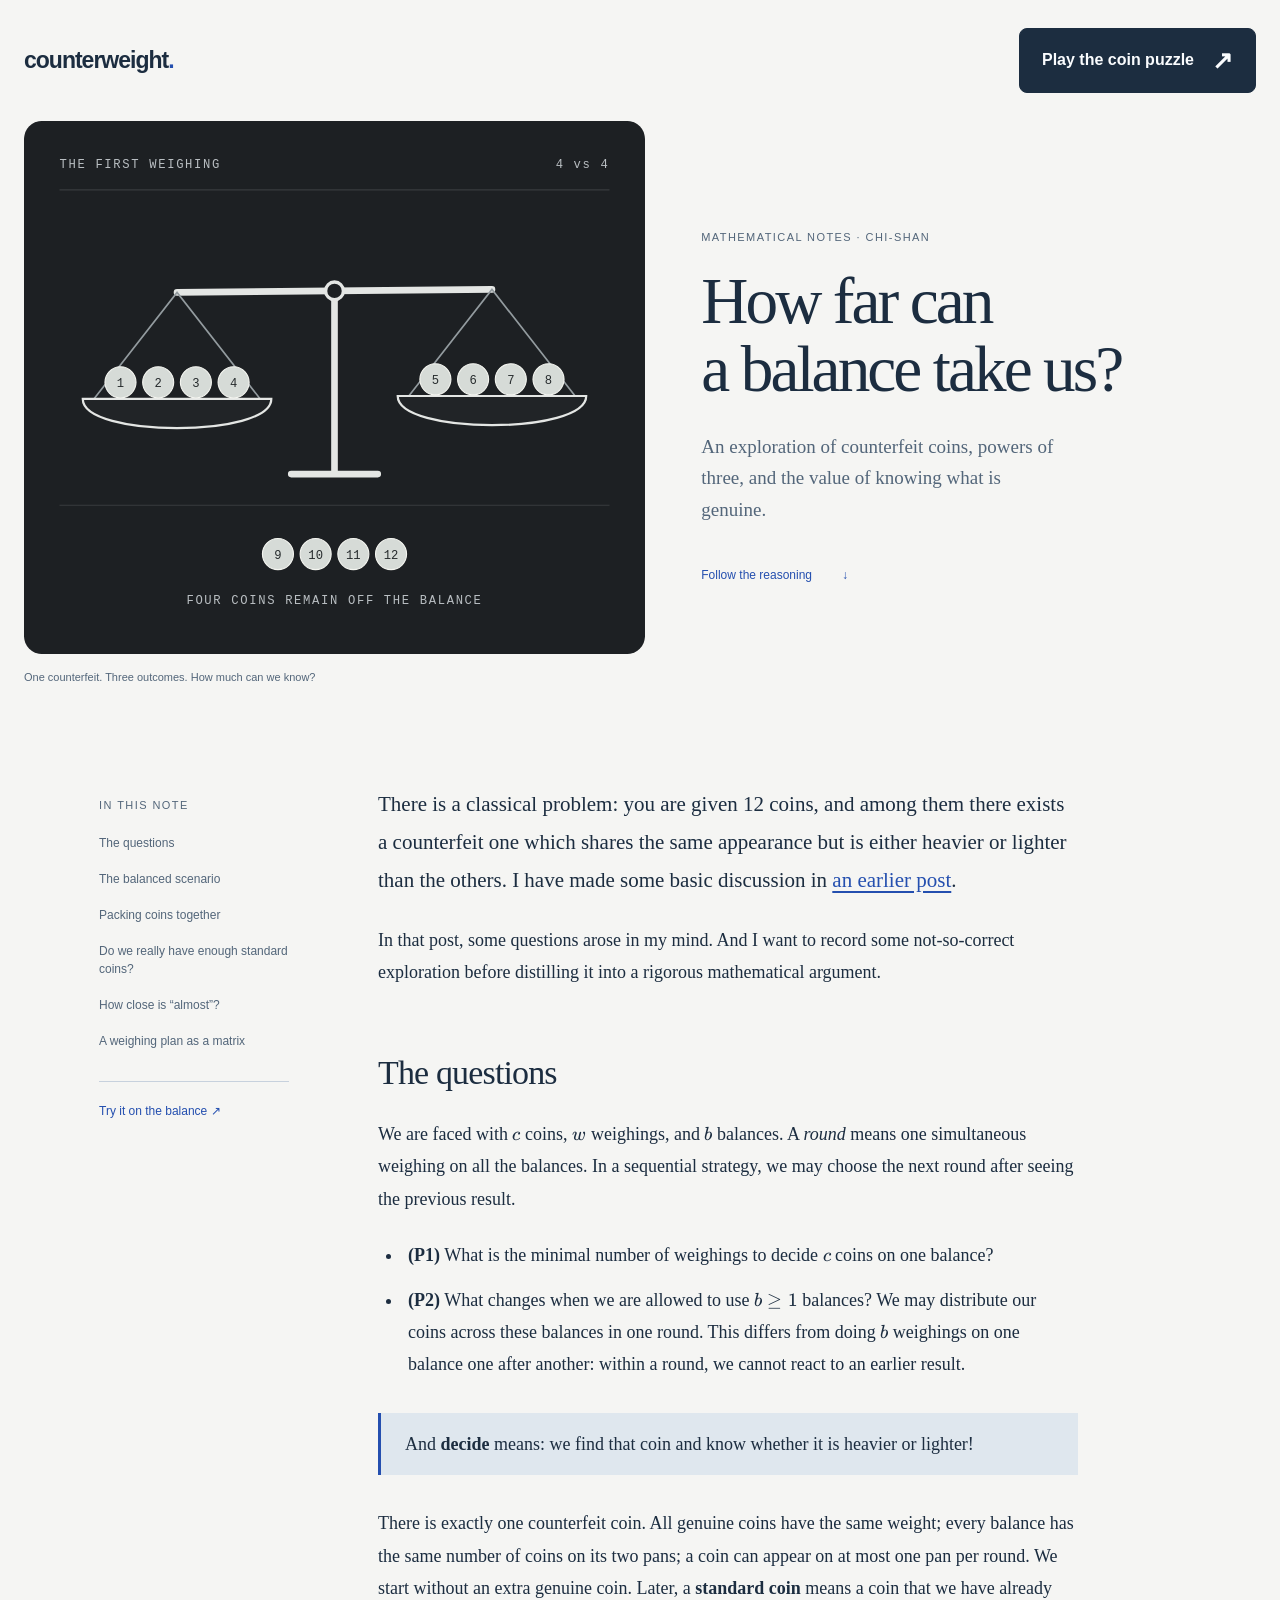
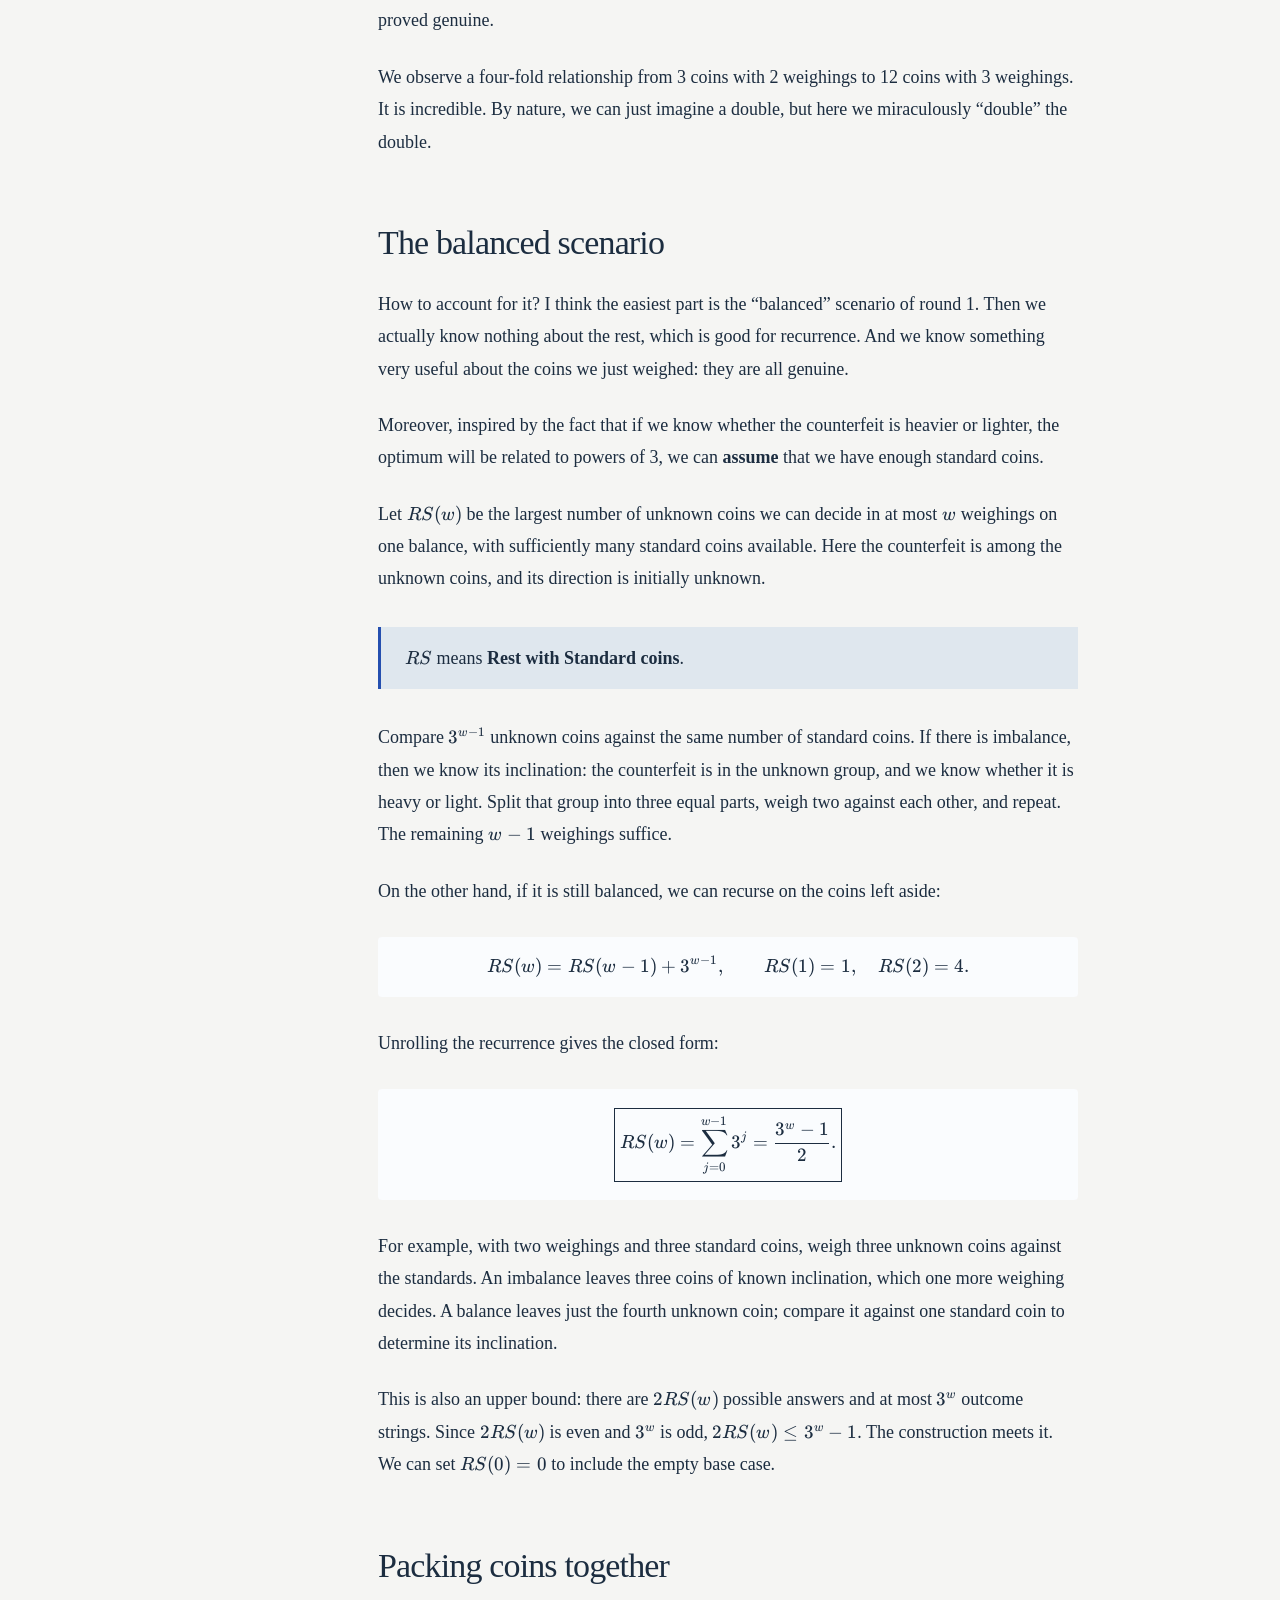
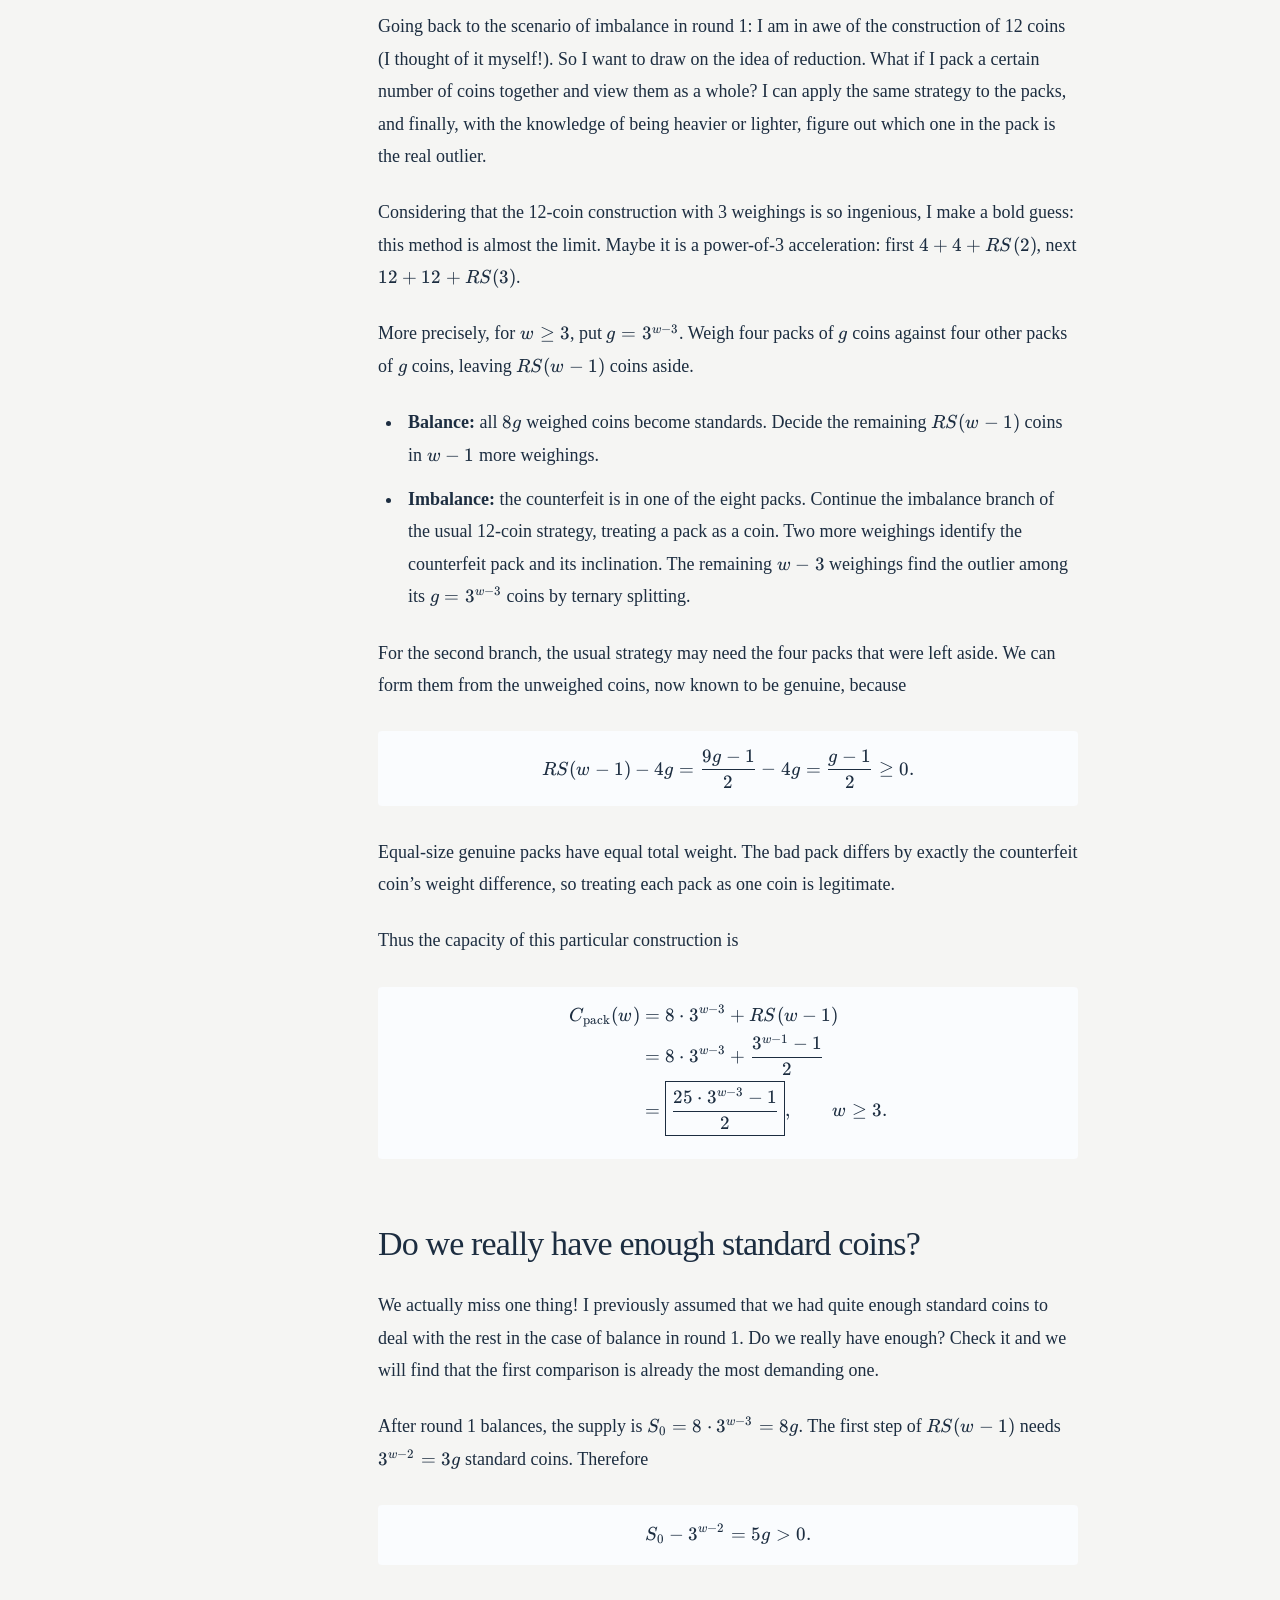
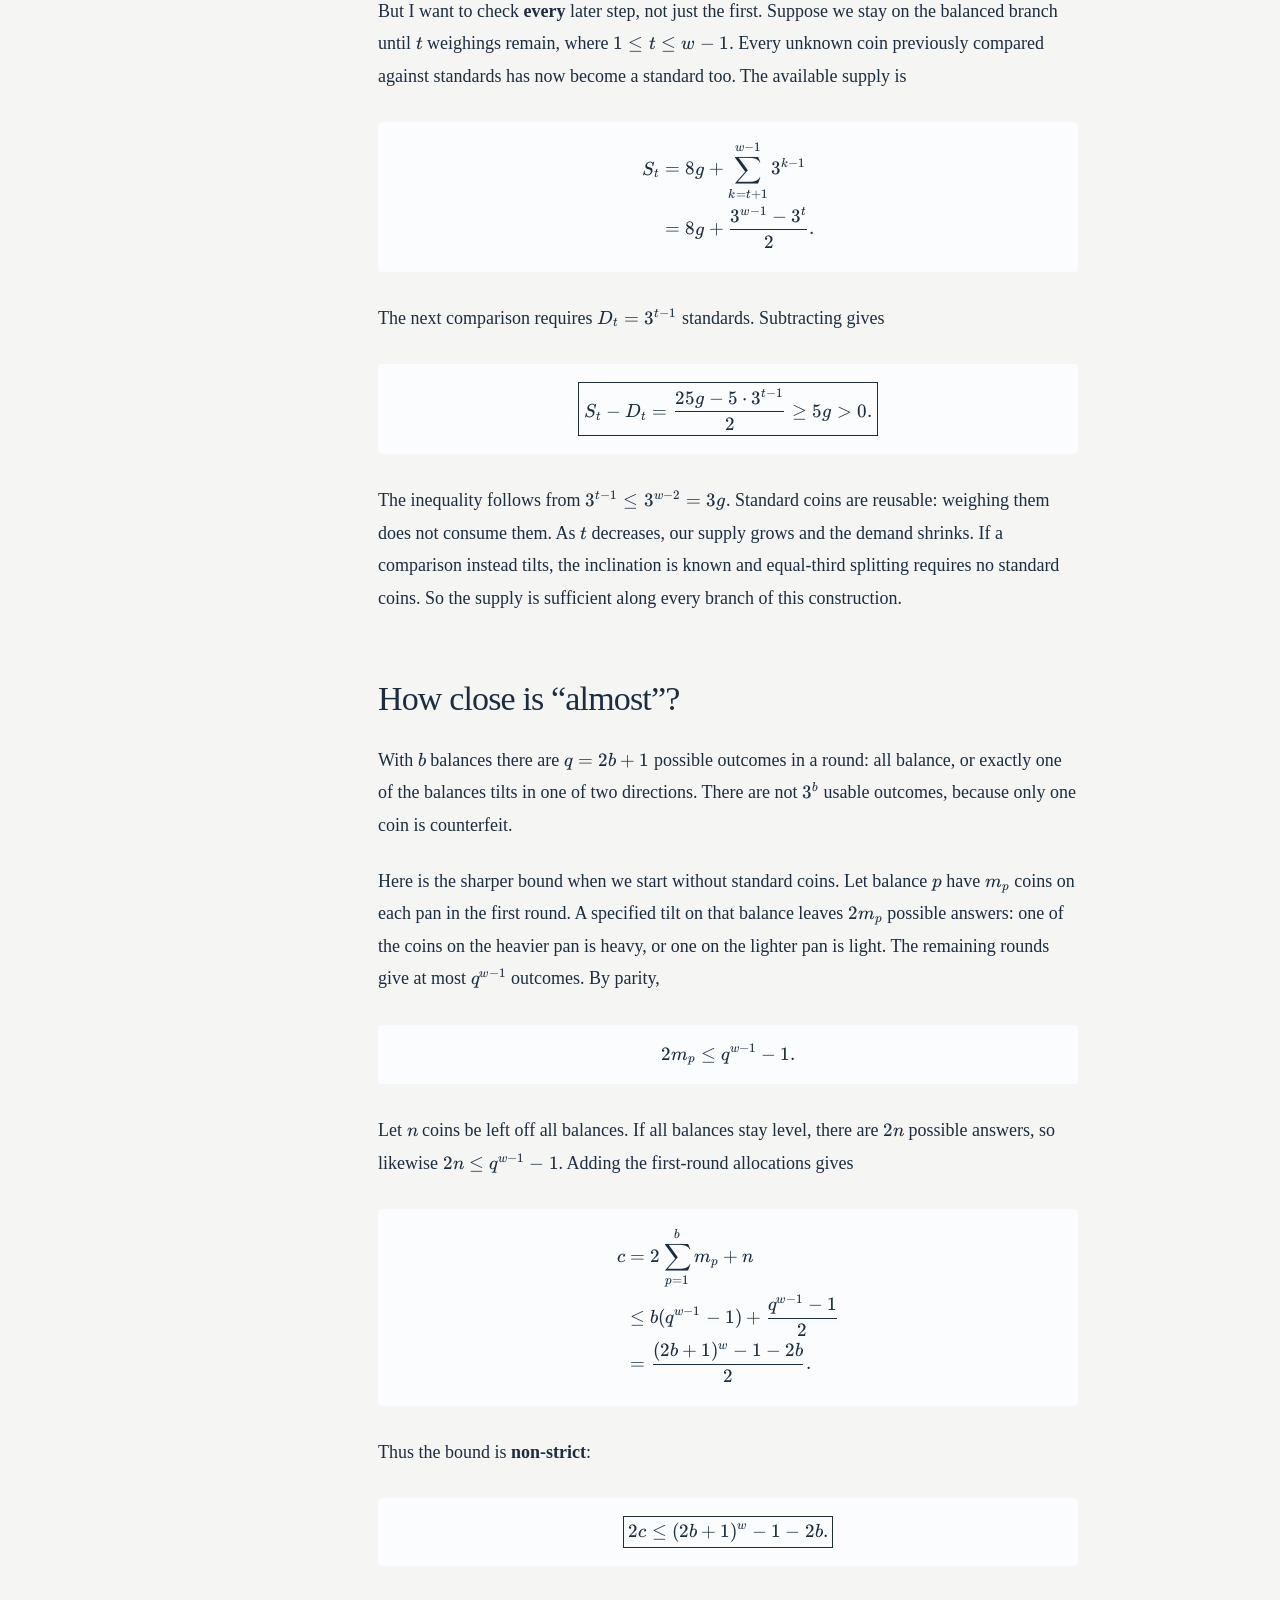
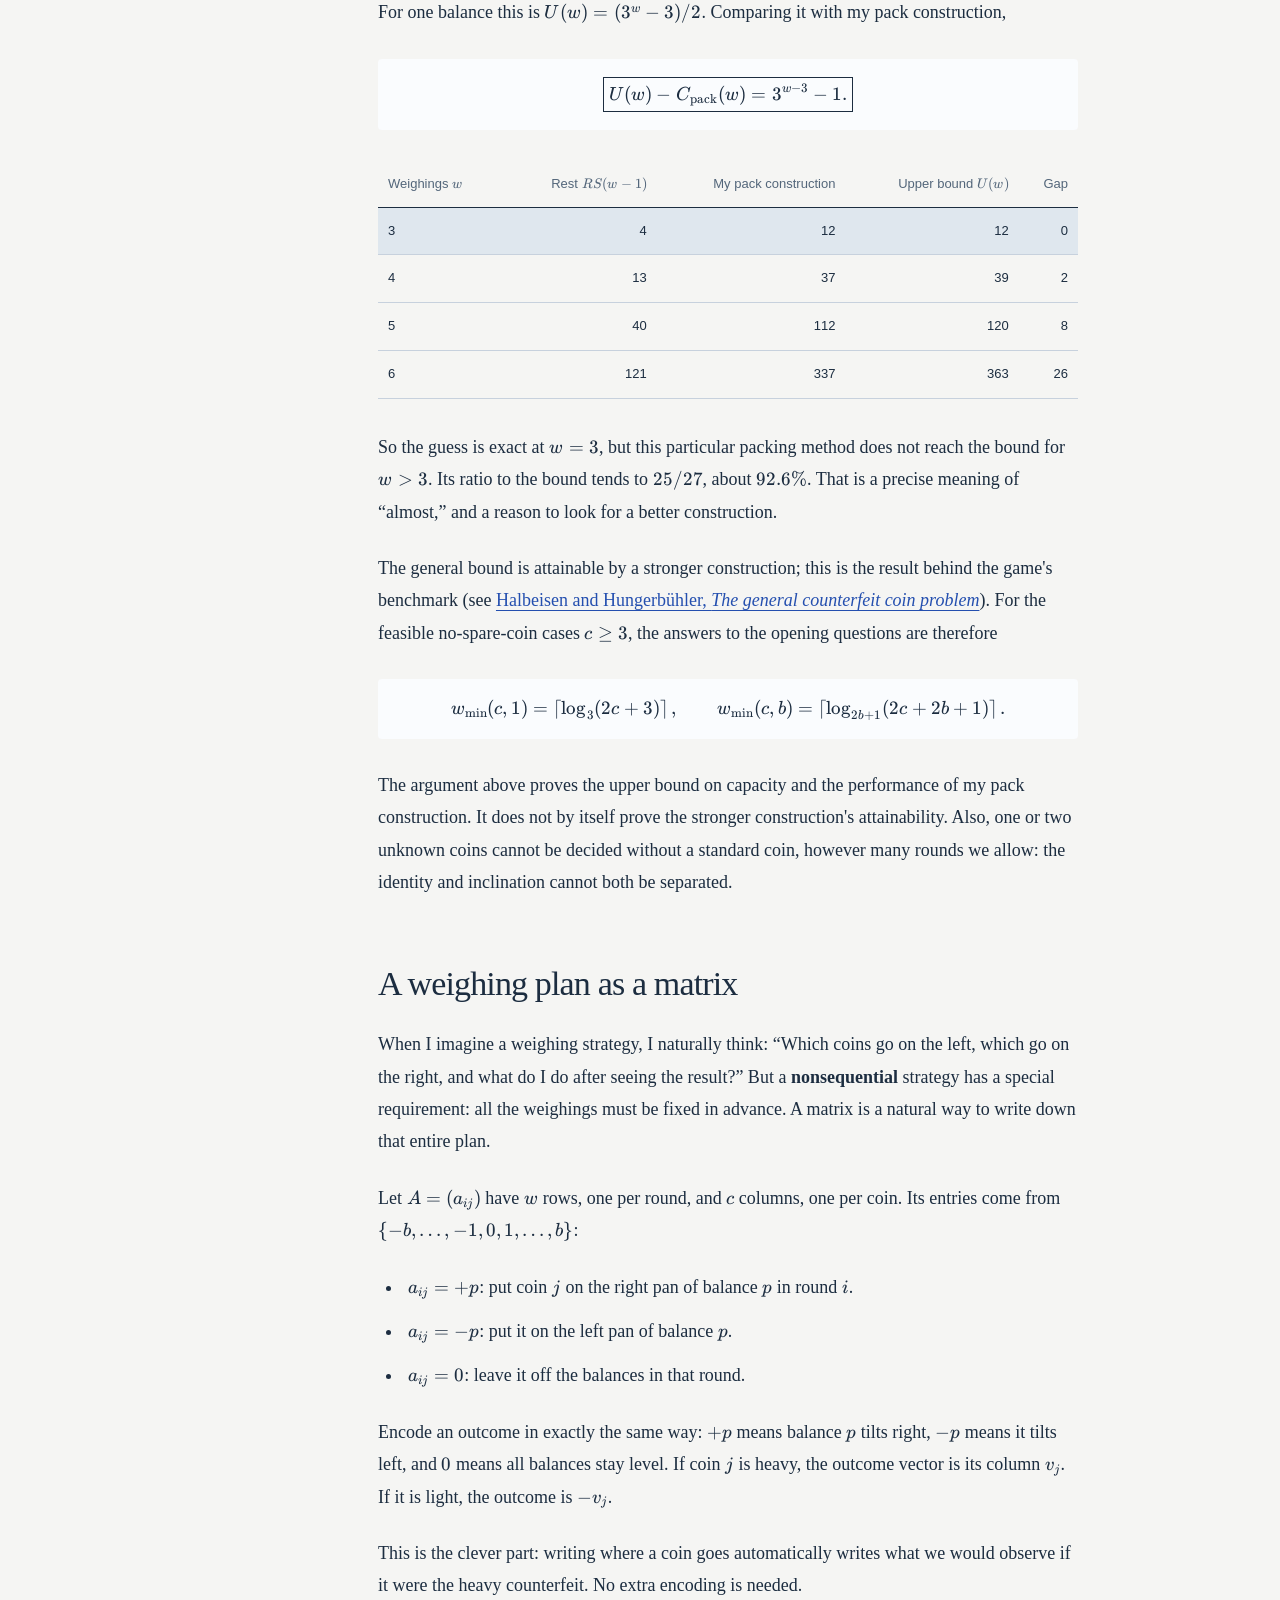
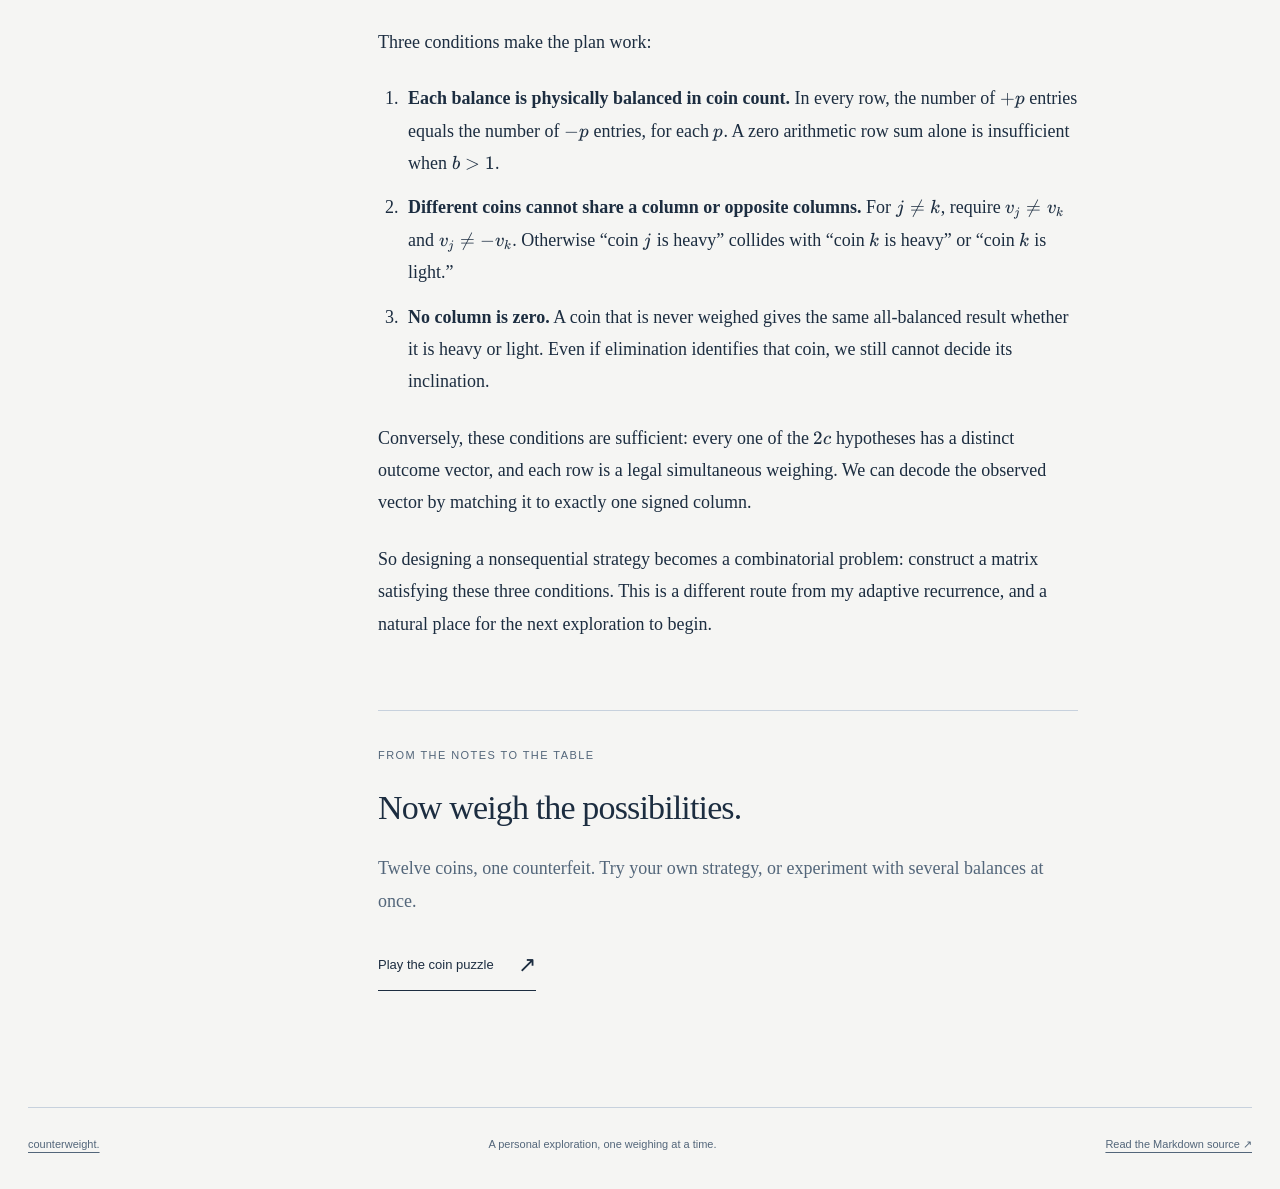
<file: index.html>
<!doctype html>
<html lang="en">
<head>
<meta charset="utf-8">
<meta name="viewport" content="width=device-width,initial-scale=1">
<meta name="description" content="Notes on the counterfeit coin problem: a recurrence, a packing construction, and why we always have enough genuine coins.">
<meta name="theme-color" content="#f5f5f3">
<meta property="og:title" content="How far can a balance take us?">
<meta property="og:description" content="An exploration of counterfeit coins, powers of three, and the value of knowing what is genuine.">
<meta property="og:type" content="article">
<meta property="og:image" content="https://chi-shan0707.github.io/Counterfeit-Coin-Problem/assets/balance-cover.png">
<title>How far can a balance take us? — Counterweight</title>
<link rel="stylesheet" href="assets/post.css">
<link rel="stylesheet" href="assets/katex/katex.min.css">
<script defer src="assets/katex/katex.min.js"></script>
<script defer src="assets/katex/auto-render.min.js"></script>
<script defer src="assets/post.js"></script>
</head>
<body>
<a class="skip" href="#article">Skip to the article</a>
<header class="site-header"><a class="wordmark" href="./">counterweight<span class="wordmark-dot">.</span></a><a class="game-link" href="game/">Play the coin puzzle <span aria-hidden="true">↗</span></a></header>
<main>
<article id="article">
<div class="opening">
<figure class="cover"><img src="assets/balance-diagram.svg" width="560" height="480" alt="A silver 2D balance: four numbered coins on each level pan, with four coins off the balance." fetchpriority="high"><figcaption>One counterfeit. Three outcomes. How much can we know?</figcaption></figure>
<div class="title-block"><p class="eyebrow">Mathematical notes · Chi-Shan</p><h1>How far can <br>a balance take us?</h1><p class="deck">An exploration of counterfeit coins, powers of three, and the value of knowing what is genuine.</p><a class="start-reading" href="#the-questions">Follow the reasoning <span aria-hidden="true">↓</span></a></div>
</div>
<div class="reading-layout">
<aside class="contents"><nav aria-label="Article contents"><p class="eyebrow">In this note</p><a href="#the-questions">The questions</a><a href="#the-balanced-scenario">The balanced scenario</a><a href="#packing-coins-together">Packing coins together</a><a href="#do-we-really-have-enough-standard-coins">Do we really have enough standard coins?</a><a href="#how-close-is-almost">How close is “almost”?</a><a href="#a-weighing-plan-as-a-matrix">A weighing plan as a matrix</a><a class="aside-game" href="game/">Try it on the balance ↗</a></nav></aside>
<div class="prose">
<p>There is a classical problem: you are given 12 coins, and among them there exists a counterfeit one which shares the same appearance but is either heavier or lighter than the others. I have made some basic discussion in <a href="https://chi-shan0707.github.io/musings/balancescale-and-ball/">an earlier post</a>.</p>
<p>In that post, some questions arose in my mind. And I want to record some not-so-correct exploration before distilling it into a rigorous mathematical argument.</p>
<h2 id="the-questions">The questions</h2>
<p>We are faced with $c$ coins, $w$ weighings, and $b$ balances. A <em>round</em> means one simultaneous weighing on all the balances. In a sequential strategy, we may choose the next round after seeing the previous result.</p>
<ul>
<li><strong>(P1)</strong> What is the minimal number of weighings to decide $c$ coins on one balance?</li>
<li><strong>(P2)</strong> What changes when we are allowed to use $b\geq1$ balances? We may distribute our coins across these balances in one round. This differs from doing $b$ weighings on one balance one after another: within a round, we cannot react to an earlier result.</li>
</ul>
<blockquote>
<p>And <strong>decide</strong> means: we find that coin and know whether it is heavier or lighter!</p>
</blockquote>
<p>There is exactly one counterfeit coin. All genuine coins have the same weight; every balance has the same number of coins on its two pans; a coin can appear on at most one pan per round. We start without an extra genuine coin. Later, a <strong>standard coin</strong> means a coin that we have already proved genuine.</p>
<p>We observe a four-fold relationship from 3 coins with 2 weighings to 12 coins with 3 weighings. It is incredible. By nature, we can just imagine a double, but here we miraculously “double” the double.</p>
<h2 id="the-balanced-scenario">The balanced scenario</h2>
<p>How to account for it? I think the easiest part is the “balanced” scenario of round 1. Then we actually know nothing about the rest, which is good for recurrence. And we know something very useful about the coins we just weighed: they are all genuine.</p>
<p>Moreover, inspired by the fact that if we know whether the counterfeit is heavier or lighter, the optimum will be related to powers of 3, we can <strong>assume</strong> that we have enough standard coins.</p>
<p>Let $RS(w)$ be the largest number of unknown coins we can decide in at most $w$ weighings on one balance, with sufficiently many standard coins available. Here the counterfeit is among the unknown coins, and its direction is initially unknown.</p>
<blockquote>
<p>$RS$ means <strong>Rest with Standard coins</strong>.</p>
</blockquote>
<p>Compare $3^{w-1}$ unknown coins against the same number of standard coins. If there is imbalance, then we know its inclination: the counterfeit is in the unknown group, and we know whether it is heavy or light. Split that group into three equal parts, weigh two against each other, and repeat. The remaining $w-1$ weighings suffice.</p>
<p>On the other hand, if it is still balanced, we can recurse on the coins left aside:</p>
<p>$$RS(w)=RS(w-1)+3^{w-1},\qquad RS(1)=1,\quad RS(2)=4.$$</p>
<p>Unrolling the recurrence gives the closed form:</p>
<p>$$\boxed{RS(w)=\sum_{j=0}^{w-1}3^j=\frac{3^w-1}{2}.}$$</p>
<p>For example, with two weighings and three standard coins, weigh three unknown coins against the standards. An imbalance leaves three coins of known inclination, which one more weighing decides. A balance leaves just the fourth unknown coin; compare it against one standard coin to determine its inclination.</p>
<p>This is also an upper bound: there are $2RS(w)$ possible answers and at most $3^w$ outcome strings. Since $2RS(w)$ is even and $3^w$ is odd, $2RS(w)\leq3^w-1$. The construction meets it. We can set $RS(0)=0$ to include the empty base case.</p>
<h2 id="packing-coins-together">Packing coins together</h2>
<p>Going back to the scenario of imbalance in round 1: I am in awe of the construction of 12 coins (I thought of it myself!). So I want to draw on the idea of reduction. What if I pack a certain number of coins together and view them as a whole? I can apply the same strategy to the packs, and finally, with the knowledge of being heavier or lighter, figure out which one in the pack is the real outlier.</p>
<p>Considering that the 12-coin construction with 3 weighings is so ingenious, I make a bold guess: this method is almost the limit. Maybe it is a power-of-3 acceleration: first $4+4+RS(2)$, next $12+12+RS(3)$.</p>
<p>More precisely, for $w\geq3$, put $g=3^{w-3}$. Weigh four packs of $g$ coins against four other packs of $g$ coins, leaving $RS(w-1)$ coins aside.</p>
<ul>
<li><strong>Balance:</strong> all $8g$ weighed coins become standards. Decide the remaining $RS(w-1)$ coins in $w-1$ more weighings.</li>
<li><strong>Imbalance:</strong> the counterfeit is in one of the eight packs. Continue the imbalance branch of the usual 12-coin strategy, treating a pack as a coin. Two more weighings identify the counterfeit pack and its inclination. The remaining $w-3$ weighings find the outlier among its $g=3^{w-3}$ coins by ternary splitting.</li>
</ul>
<p>For the second branch, the usual strategy may need the four packs that were left aside. We can form them from the unweighed coins, now known to be genuine, because</p>
<p>$$RS(w-1)-4g=\frac{9g-1}{2}-4g=\frac{g-1}{2}\geq0.$$</p>
<p>Equal-size genuine packs have equal total weight. The bad pack differs by exactly the counterfeit coin’s weight difference, so treating each pack as one coin is legitimate.</p>
<p>Thus the capacity of this particular construction is</p>
<p>$$\begin{aligned}C_{\mathrm{pack}}(w)&amp;=8\cdot3^{w-3}+RS(w-1)\\&amp;=8\cdot3^{w-3}+\frac{3^{w-1}-1}{2}\\&amp;=\boxed{\frac{25\cdot3^{w-3}-1}{2}},\qquad w\geq3.\end{aligned}$$</p>
<h2 id="do-we-really-have-enough-standard-coins">Do we really have enough standard coins?</h2>
<p>We actually miss one thing! I previously assumed that we had quite enough standard coins to deal with the rest in the case of balance in round 1. Do we really have enough? Check it and we will find that the first comparison is already the most demanding one.</p>
<p>After round 1 balances, the supply is $S_0=8\cdot3^{w-3}=8g$. The first step of $RS(w-1)$ needs $3^{w-2}=3g$ standard coins. Therefore</p>
<p>$$S_0-3^{w-2}=5g&gt;0.$$</p>
<p>But I want to check <strong>every</strong> later step, not just the first. Suppose we stay on the balanced branch until $t$ weighings remain, where $1\leq t\leq w-1$. Every unknown coin previously compared against standards has now become a standard too. The available supply is</p>
<p>$$\begin{aligned}S_t&amp;=8g+\sum_{k=t+1}^{w-1}3^{k-1}\\&amp;=8g+\frac{3^{w-1}-3^t}{2}.\end{aligned}$$</p>
<p>The next comparison requires $D_t=3^{t-1}$ standards. Subtracting gives</p>
<p>$$\boxed{S_t-D_t=\frac{25g-5\cdot3^{t-1}}{2}\geq5g&gt;0.}$$</p>
<p>The inequality follows from $3^{t-1}\leq3^{w-2}=3g$. Standard coins are reusable: weighing them does not consume them. As $t$ decreases, our supply grows and the demand shrinks. If a comparison instead tilts, the inclination is known and equal-third splitting requires no standard coins. So the supply is sufficient along every branch of this construction.</p>
<h2 id="how-close-is-almost">How close is “almost”?</h2>
<p>With $b$ balances there are $q=2b+1$ possible outcomes in a round: all balance, or exactly one of the balances tilts in one of two directions. There are not $3^b$ usable outcomes, because only one coin is counterfeit.</p>
<p>Here is the sharper bound when we start without standard coins. Let balance $p$ have $m_p$ coins on each pan in the first round. A specified tilt on that balance leaves $2m_p$ possible answers: one of the coins on the heavier pan is heavy, or one on the lighter pan is light. The remaining rounds give at most $q^{w-1}$ outcomes. By parity,</p>
<p>$$2m_p\leq q^{w-1}-1.$$</p>
<p>Let $n$ coins be left off all balances. If all balances stay level, there are $2n$ possible answers, so likewise $2n\leq q^{w-1}-1$. Adding the first-round allocations gives</p>
<p>$$\begin{aligned}c&amp;=2\sum_{p=1}^{b}m_p+n\\&amp;\leq b(q^{w-1}-1)+\frac{q^{w-1}-1}{2}\\&amp;=\frac{(2b+1)^w-1-2b}{2}.\end{aligned}$$</p>
<p>Thus the bound is <strong>non-strict</strong>:</p>
<p>$$\boxed{2c\leq(2b+1)^w-1-2b.}$$</p>
<p>For one balance this is $U(w)=(3^w-3)/2$. Comparing it with my pack construction,</p>
<p>$$\boxed{U(w)-C_{\mathrm{pack}}(w)=3^{w-3}-1.}$$</p>
<div class="table-scroll" tabindex="0" role="region" aria-label="Construction capacities by number of weighings"><table>
<thead>
<tr>
<th>Weighings $w$</th>
<th>Rest $RS(w-1)$</th>
<th>My pack construction</th>
<th>Upper bound $U(w)$</th>
<th>Gap</th>
</tr>
</thead>
<tbody>
<tr>
<td>3</td>
<td>4</td>
<td>12</td>
<td>12</td>
<td>0</td>
</tr>
<tr>
<td>4</td>
<td>13</td>
<td>37</td>
<td>39</td>
<td>2</td>
</tr>
<tr>
<td>5</td>
<td>40</td>
<td>112</td>
<td>120</td>
<td>8</td>
</tr>
<tr>
<td>6</td>
<td>121</td>
<td>337</td>
<td>363</td>
<td>26</td>
</tr>
</tbody>
</table></div>
<p>So the guess is exact at $w=3$, but this particular packing method does not reach the bound for $w&gt;3$. Its ratio to the bound tends to $25/27$, about $92.6\%$. That is a precise meaning of “almost,” and a reason to look for a better construction.</p>
<p>The general bound is attainable by a stronger construction; this is the result behind the game's benchmark (see <a href="https://people.math.ethz.ch/~halorenz/publications/coin_abs.html">Halbeisen and Hungerbühler, <em>The general counterfeit coin problem</em></a>). For the feasible no-spare-coin cases $c\geq3$, the answers to the opening questions are therefore</p>
<p>$$w_{\min}(c,1)=\left\lceil\log_3(2c+3)\right\rceil,\qquad w_{\min}(c,b)=\left\lceil\log_{2b+1}(2c+2b+1)\right\rceil.$$</p>
<p>The argument above proves the upper bound on capacity and the performance of my pack construction. It does not by itself prove the stronger construction's attainability. Also, one or two unknown coins cannot be decided without a standard coin, however many rounds we allow: the identity and inclination cannot both be separated.</p>
<h2 id="a-weighing-plan-as-a-matrix">A weighing plan as a matrix</h2>
<p>When I imagine a weighing strategy, I naturally think: “Which coins go on the left, which go on the right, and what do I do after seeing the result?” But a <strong>nonsequential</strong> strategy has a special requirement: all the weighings must be fixed in advance. A matrix is a natural way to write down that entire plan.</p>
<p>Let $A=(a_{ij})$ have $w$ rows, one per round, and $c$ columns, one per coin. Its entries come from $\{-b,\ldots,-1,0,1,\ldots,b\}$:</p>
<ul>
<li>$a_{ij}=+p$: put coin $j$ on the right pan of balance $p$ in round $i$.</li>
<li>$a_{ij}=-p$: put it on the left pan of balance $p$.</li>
<li>$a_{ij}=0$: leave it off the balances in that round.</li>
</ul>
<p>Encode an outcome in exactly the same way: $+p$ means balance $p$ tilts right, $-p$ means it tilts left, and $0$ means all balances stay level. If coin $j$ is heavy, the outcome vector is its column $v_j$. If it is light, the outcome is $-v_j$.</p>
<p>This is the clever part: writing where a coin goes automatically writes what we would observe if it were the heavy counterfeit. No extra encoding is needed.</p>
<p>Three conditions make the plan work:</p>
<ol>
<li><strong>Each balance is physically balanced in coin count.</strong> In every row, the number of $+p$ entries equals the number of $-p$ entries, for each $p$. A zero arithmetic row sum alone is insufficient when $b&gt;1$.</li>
<li><strong>Different coins cannot share a column or opposite columns.</strong> For $j\ne k$, require $v_j\ne v_k$ and $v_j\ne-v_k$. Otherwise “coin $j$ is heavy” collides with “coin $k$ is heavy” or “coin $k$ is light.”</li>
<li><strong>No column is zero.</strong> A coin that is never weighed gives the same all-balanced result whether it is heavy or light. Even if elimination identifies that coin, we still cannot decide its inclination.</li>
</ol>
<p>Conversely, these conditions are sufficient: every one of the $2c$ hypotheses has a distinct outcome vector, and each row is a legal simultaneous weighing. We can decode the observed vector by matching it to exactly one signed column.</p>
<p>So designing a nonsequential strategy becomes a combinatorial problem: construct a matrix satisfying these three conditions. This is a different route from my adaptive recurrence, and a natural place for the next exploration to begin.</p>
<div class="closing"><p class="eyebrow">From the notes to the table</p><h2>Now weigh the possibilities.</h2><p>Twelve coins, one counterfeit. Try your own strategy, or experiment with several balances at once.</p><a class="game-link" href="game/">Play the coin puzzle <span aria-hidden="true">↗</span></a></div>
</div>
</div>
</article>
</main>
<footer><a href="./">counterweight.</a><span>A personal exploration, one weighing at a time.</span><a href="post.md">Read the Markdown source ↗</a></footer>
</body>
</html>
</file>
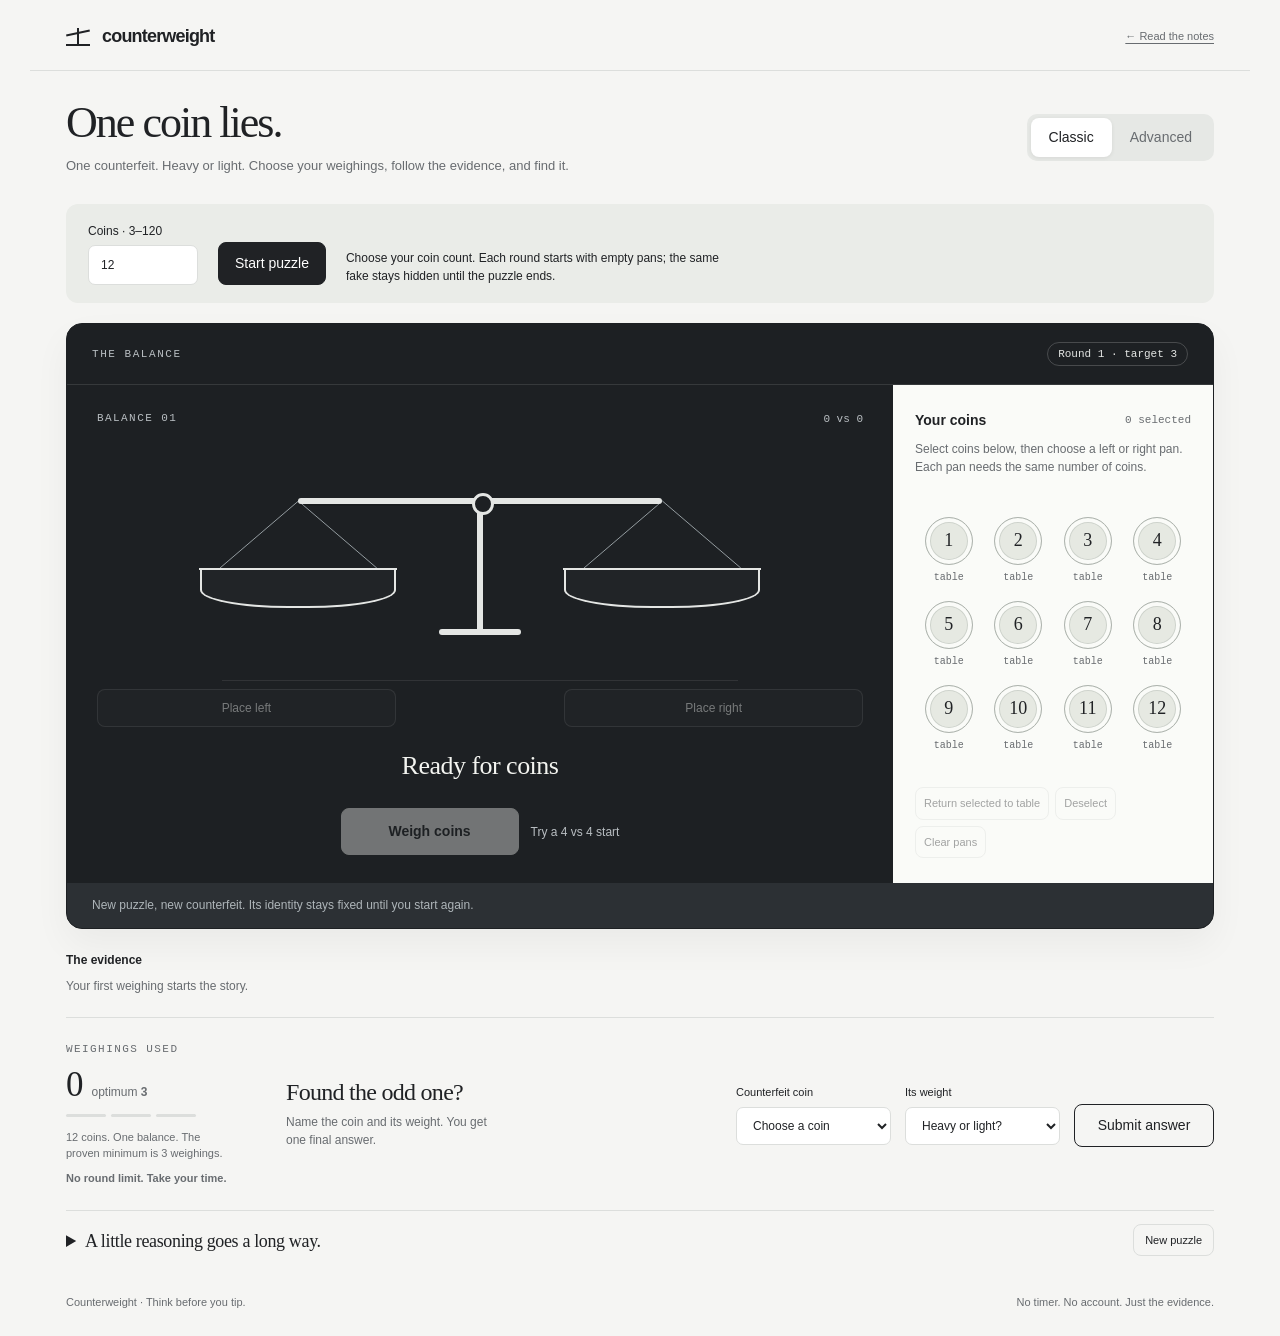
<file: game/index.html>
<!doctype html>
<html lang="en">
<head>
<meta charset="utf-8"><meta name="viewport" content="width=device-width,initial-scale=1">
<meta name="description" content="One counterfeit coin. A balance. As many weighings as you need. Play the classic weighing puzzle or experiment with simultaneous balances.">
<meta name="theme-color" content="#f7f7f5"><title>Counterweight — The counterfeit coin puzzle</title>
<style>
:root{--paper:#f5f5f3;--white:#fff;--ink:#202225;--muted:#686c70;--line:#dcdedc;--soft:#eaece8;--stage:#1d2023;--silver:#e4e6e4;--radius:16px}
*{box-sizing:border-box}body{margin:0;background:var(--paper);color:var(--ink);font:14px/1.5 Arial,Helvetica,sans-serif}button,input,select{font:inherit;color:inherit}button{cursor:pointer;border:1px solid var(--line);border-radius:8px;background:white;padding:10px 16px;transition:background .16s,transform .16s}button:hover:not(:disabled){background:var(--soft);border-color:#9b9d95}button:active:not(:disabled){transform:translateY(1px)}button:disabled{cursor:default;opacity:.4}button:focus-visible,input:focus-visible,select:focus-visible,summary:focus-visible,a:focus-visible{outline:3px solid #8d969e;outline-offset:4px}[hidden]{display:none!important}.primary{background:var(--ink);color:white;border-color:var(--ink)}.primary:hover:not(:disabled){background:#42464b}.quiet{background:transparent}.small{font-size:12px;padding:8px 10px}.eyebrow{font:11px/1.4 'Courier New',monospace;letter-spacing:.13em;text-transform:uppercase;color:var(--muted)}.muted{color:var(--muted)}header,main,footer{max-width:1220px;margin:auto;padding-left:36px;padding-right:36px}header{display:flex;align-items:center;justify-content:space-between;padding-top:23px;padding-bottom:20px;border-bottom:1px solid var(--line)}.wordmark{font-size:18px;font-weight:700;letter-spacing:-.045em;display:flex;align-items:center;gap:12px}.mark{width:24px;height:18px;border-bottom:2px solid;position:relative}.mark:before{content:'';position:absolute;width:24px;top:4px;border-top:2px solid;transform:rotate(-12deg)}.mark:after{content:'';position:absolute;height:18px;left:11px;border-left:2px solid}.header-note{font-size:11px;color:var(--muted)}.intro{display:flex;justify-content:space-between;align-items:center;gap:24px;padding:28px 0}.intro .eyebrow{display:none}h1{font:normal clamp(32px,4vw,44px)/1.1 Georgia,'Times New Roman',serif;letter-spacing:-.045em;margin:0 0 9px}.intro p{max-width:590px;margin:0;color:var(--muted);font-size:13px}.mode{display:flex;padding:4px;background:#e6e8e5;border-radius:10px;flex-shrink:0}.mode button{background:transparent;border:0;color:var(--muted);padding:9px 18px}.mode button[aria-pressed=true]{background:white;color:var(--ink);box-shadow:0 1px 4px #00000012}.settings{display:flex;gap:20px;align-items:end;flex-wrap:wrap;padding:18px 22px;background:var(--soft);border-radius:12px;margin-bottom:20px}.settings label{display:grid;gap:5px;font-size:12px}.settings input{width:110px}.settings p{margin:0;max-width:380px;font-size:12px}input,select{background:white;border:1px solid var(--line);border-radius:7px;padding:10px 12px;min-width:0}.game{display:flex;flex-direction:column;gap:0}.workspace{background:var(--stage);border:1px solid var(--stage);border-radius:var(--radius);overflow:hidden;display:grid;grid-template-columns:minmax(0,1fr) 320px;box-shadow:0 16px 36px #171a1d0c}.workspace-top{grid-column:1/-1;padding:18px 25px;display:flex;align-items:center;justify-content:space-between;border-bottom:1px solid #ffffff1c;gap:12px;color:var(--silver)}.workspace-top h2{font:11px 'Courier New',monospace;letter-spacing:.14em;text-transform:uppercase;margin:0;color:#b9bec2}.pill{border:1px solid #ffffff30;border-radius:30px;padding:5px 10px;font:11px 'Courier New',monospace;white-space:nowrap}.scales{grid-column:1;grid-row:2;padding:26px 30px 4px;display:grid;gap:28px;color:var(--silver);min-height:340px}.scales.multiple{grid-template-columns:repeat(2,minmax(0,1fr))}.scale{min-width:0}.scale-title{display:flex;align-items:center;justify-content:space-between;font:11px 'Courier New',monospace;color:#b9bec2}.scale-title .eyebrow{color:#b9bec2}.apparatus{position:relative;height:255px;margin:8px auto 0;max-width:560px}.apparatus:after{content:'';position:absolute;height:1px;background:#ffffff16;left:4%;right:4%;bottom:8px}.beam{position:absolute;left:17.5%;right:17.5%;height:6px;background:var(--silver);top:64px;border-radius:3px;transform:rotate(var(--tilt,0deg));transition:transform .4s ease;z-index:2;box-shadow:0 2px 0 #00000022}.beam:after{content:'';position:absolute;left:calc(50% - 8px);top:-5px;width:16px;height:16px;border-radius:50%;background:var(--stage);border:3px solid var(--silver)}.stand{position:absolute;left:calc(50% - 3px);top:65px;height:136px;width:6px;background:var(--silver)}.stand:after{content:'';position:absolute;bottom:0;left:-38px;width:82px;height:6px;border-radius:4px;background:var(--silver)}.pan{position:absolute;top:67px;width:35%;transition:transform .4s ease;transform:translate(var(--slide,0px),var(--shift,0px))}.pan.left{left:0}.pan.right{right:0}.ropes{display:block;height:67px;width:80%;margin:auto;overflow:visible}.ropes path{stroke:#939b9f}.tray{min-height:40px;border:2px solid var(--silver);border-top:0;border-radius:0 0 45% 45%;padding:0 4px 10px;text-align:center;position:relative;background:#ffffff05}.tray:before{content:'';position:absolute;top:0;left:-3px;right:-3px;border-top:2px solid var(--silver)}.tray-coins{position:absolute;bottom:100%;left:0;right:0;display:block;overflow-x:auto;overflow-y:hidden;padding:3px 2px 5px;scrollbar-width:thin;scrollbar-color:#a4aca6 transparent}.pan-coin-row{display:flex;width:max-content;gap:4px;margin:0 auto;padding:0 2px}.mini{flex:0 0 25px}.mini{border:1px solid #f4f5f0;background:#d6dbd7;color:#262b2d;border-radius:50%;width:25px;height:25px;font:11px/23px 'Courier New',monospace;animation:arrive .25s ease-out}.pan-actions{display:flex;justify-content:space-between;gap:10px;margin-top:0}.pan-actions button{width:39%;font-size:12px;padding:9px 3px;background:#ffffff09;border-color:#ffffff30;color:var(--silver)}.pan-actions button:hover:not(:disabled){background:#ffffff20;border-color:#ffffff80}.pan-actions button:disabled{opacity:.45}.outcome{text-align:center;font:26px/1.2 Georgia,serif;letter-spacing:-.02em;min-height:32px;margin:23px 0 0;color:#f3f4f0}.round-actions{grid-column:1;grid-row:3;display:flex;gap:12px;justify-content:center;align-items:center;padding:22px 25px 28px;flex-wrap:wrap}.round-actions .primary{background:#f2f3ef;color:#1d2023;border-color:#f2f3ef;font-weight:600;padding:12px 28px;min-width:178px}.round-actions .primary:hover:not(:disabled){background:white}.round-actions .quiet{color:#b9bec2;border:0;padding:8px 0}.round-actions .quiet:hover:not(:disabled){background:transparent;color:white}.coin-section{grid-column:2;grid-row:2/4;padding:25px 22px;background:#fafbf8;display:flex;flex-direction:column}.coin-heading{display:flex;justify-content:space-between;align-items:center;gap:10px}.coin-heading h3{font-size:14px;margin:0}.coin-heading span{font:11px 'Courier New',monospace;color:var(--muted)}.instruction{font-size:12px;color:var(--muted);margin:9px 0 18px;min-height:54px}.coins{display:grid;grid-template-columns:repeat(4,minmax(0,1fr));gap:18px 10px;max-height:340px;overflow:auto;padding:5px 4px;align-content:start}.coin{padding:0;border:0;background:transparent!important;display:flex;align-items:center;flex-direction:column;gap:7px;border-radius:6px;min-width:0}.coin-disc{width:48px;height:48px;border:1px solid #aeb4ae;box-shadow:inset 0 0 0 4px #fafbf8,inset 0 0 0 5px #cdd2cb;background:#e6e9e2;border-radius:50%;display:grid;place-items:center;font:18px Georgia,serif;transition:background .15s,color .15s,transform .15s}.coin:hover:not(:disabled) .coin-disc{transform:translateY(-3px)}.coin[aria-pressed=true] .coin-disc{background:var(--ink);color:white;box-shadow:inset 0 0 0 4px var(--ink),inset 0 0 0 5px #888b80;border-color:var(--ink)}.coin:disabled{opacity:1}.coin-location{font:10px 'Courier New',monospace;color:var(--muted);white-space:nowrap}.coin-tools{display:flex;gap:6px;flex-wrap:wrap;margin-top:auto;padding-top:24px}.coin-tools button{font-size:11px;padding:7px 8px}.sidebar{order:2;display:grid;grid-template-columns:190px 1fr;gap:30px;position:relative;border-top:1px solid var(--line);padding:24px 0}.progress{padding:0}.stats{display:flex;align-items:baseline;gap:8px;margin:9px 0}.stats strong{font:35px/1 Georgia,serif}.stats span{color:var(--muted);font-size:12px}.ticks{display:flex;gap:5px;margin:12px 0;max-width:130px}.tick{height:3px;flex:1;background:var(--line);border-radius:2px}.tick.used{background:var(--ink)}.progress p{font-size:11px;color:var(--muted);margin:0;max-width:170px}.verdict{padding:0;display:grid;grid-template-columns:minmax(150px,1fr) 155px 155px 140px;gap:14px;align-items:center}.verdict h2{font:24px Georgia,serif;margin:0 0 7px;letter-spacing:-.03em}.verdict p{font-size:12px;color:var(--muted);margin:0;max-width:210px}.verdict label{display:block;font-size:11px;margin:0 0 6px}.verdict select{width:100%;font-size:12px}.verdict button{margin-top:22px;background:transparent;color:var(--ink)}#restart{position:absolute;bottom:-46px;right:0;padding:7px 11px;font-size:11px}.message{grid-column:1/-1;grid-row:4;padding:13px 25px;font-size:12px;background:#2c3034;color:#e1e5e1;min-height:45px;line-height:1.6}.message:empty:before{content:'New puzzle, new counterfeit. Its identity stays fixed until you start again.';color:#aeb5b9}.history{margin:22px 0}.history h2{font-size:12px;font-weight:600;margin:0 0 8px}.history-empty{font-size:12px;color:var(--muted);margin:0}.history-item{border-top:1px solid var(--line);padding:10px 0;font-size:12px}.history-item summary{cursor:pointer;display:list-item;font-size:12px}.history-item p{color:var(--muted);margin:8px 0;overflow-wrap:anywhere}.learn{border-top:1px solid var(--line);padding:20px 0;margin-top:0}.learn>summary{font:18px Georgia,serif;cursor:pointer;letter-spacing:-.02em;max-width:75%}.explanation{display:grid;grid-template-columns:1fr 1fr;gap:30px;margin:24px 0 12px;font-size:14px;color:var(--muted)}.explanation h3{font-size:14px;color:var(--ink)}.explanation p{margin:8px 0 16px}.formula{font:14px 'Courier New',monospace;color:var(--ink)}a{color:inherit;text-underline-offset:3px}footer{padding-top:22px;padding-bottom:25px;display:flex;justify-content:space-between;font-size:11px;color:var(--muted);gap:16px}dialog{border:1px solid var(--line);border-radius:12px;padding:28px;max-width:420px;background:var(--paper)}dialog::backdrop{background:#20212088}dialog h2{font:28px Georgia,serif;margin-top:0}dialog .actions{display:flex;justify-content:end;gap:8px}
.scales.multiple .apparatus{height:240px}.scales.multiple .beam{top:56px}.scales.multiple .pan{top:59px}.scales.multiple .stand{top:57px;height:128px}.scales.multiple .outcome{font-size:21px}.workspace:has(.multiple){grid-template-columns:minmax(0,1fr) 280px}.workspace:has(.multiple) .coins{gap:15px 6px}.workspace:has(.multiple) .coin-disc{width:44px;height:44px}
@keyframes arrive{from{opacity:0;transform:translateY(-14px)}to{opacity:1;transform:translateY(0)}}
@media(max-width:1100px){.verdict{grid-template-columns:1fr 1fr 140px}.verdict-intro{grid-column:1/-1}.verdict p{max-width:none}.sidebar{gap:24px}.workspace:has(.multiple){grid-template-columns:minmax(0,1fr) 280px}.scales.multiple{grid-template-columns:1fr}.scales.multiple .apparatus{max-width:440px}.workspace:has(.multiple) .coin-section{position:relative}.workspace:has(.multiple) .coins{max-height:500px}.intro p{max-width:480px}}
@media(max-width:760px){header,main,footer{padding-left:18px;padding-right:18px}.header-note{font-size:10px}.intro{gap:18px;padding:22px 0;align-items:start}.intro p{max-width:340px;font-size:12px}.mode button{padding:8px 12px}.workspace,.workspace:has(.multiple){grid-template-columns:1fr}.workspace-top{padding:15px 18px}.scales{padding:22px 22px 0;min-height:0}.coin-section{grid-column:1;grid-row:4;padding:20px 22px}.message{grid-row:5;padding:12px 20px}.round-actions{padding:18px 22px 23px}.coins,.workspace:has(.multiple) .coins{grid-template-columns:repeat(6,minmax(0,1fr));gap:12px 8px;max-height:260px}.coin-disc,.workspace:has(.multiple) .coin-disc{width:44px;height:44px}.instruction{min-height:0;margin-bottom:16px}.coin-tools{padding-top:16px}.sidebar{grid-template-columns:140px 1fr;gap:20px}.verdict{grid-template-columns:1fr 1fr;gap:12px}.verdict button{grid-column:1/-1;margin:0}.progress p{max-width:130px}.apparatus{height:250px;max-width:500px}.outcome{margin-top:19px}.settings{gap:12px}.settings input{width:100px}}
@media(max-width:480px){header{padding-top:18px;padding-bottom:17px}.header-note{max-width:125px;text-align:right}.intro{flex-wrap:wrap;gap:16px}.intro p{max-width:none}.mode{width:100%;padding:3px}.mode button{flex:1;padding:7px 12px}.workspace-top{padding:14px}.workspace-top h2{font-size:10px;letter-spacing:.07em}.pill{font-size:10px;padding:4px 7px}.scales{padding:18px 16px 0}.apparatus{height:233px;margin-top:6px}.outcome{font-size:25px;margin-top:18px}.coin-section{padding:18px 14px}.coins,.workspace:has(.multiple) .coins{gap:14px 4px}.coin-disc,.workspace:has(.multiple) .coin-disc{width:39px;height:39px;font-size:16px}.coin-location{font-size:9px}.round-actions{gap:10px;padding-bottom:22px}.round-actions .primary{padding:11px 20px}.sidebar{grid-template-columns:1fr}.progress{display:grid;grid-template-columns:1fr 1fr;column-gap:16px}.progress .eyebrow{grid-column:1}.stats{grid-row:1/3;grid-column:2;justify-content:end;margin:0}.ticks{margin:8px 0}.progress p{max-width:none;grid-column:1/-1}.verdict{border-top:1px solid var(--line);padding-top:20px}.verdict-intro{margin-bottom:4px}.verdict h2{font-size:24px}.explanation{grid-template-columns:1fr;gap:0}.learn>summary{font-size:17px;max-width:65%}footer{flex-direction:column;gap:6px}.settings p{font-size:11px}.pan-actions button{width:43%}}
@media(max-width:480px){.mini{width:20px;height:20px;flex-basis:20px;font:9px/18px monospace}.pan-coin-row{gap:3px}}
@media(max-width:360px){.mini{width:18px;height:18px;flex-basis:18px;font:9px/16px monospace}.pan-coin-row{gap:2px}}
@media(prefers-reduced-motion:reduce){*,*:before,*:after{animation:none!important;transition:none!important}}
/* Amber marks extra exploration; text carries the same information without color. */
.progress.over-optimum .stats strong,.progress.over-optimum #benchmark-status{color:#8a510e}
.progress.over-optimum .tick.used{background:#8a510e}
.pill.over-optimum{color:#f0c27b;border-color:#b68a4b;background:#ffffff06}
.progress #benchmark-status{margin-top:8px;font-weight:600}
@media(max-width:480px){.progress #benchmark-status{grid-column:1/-1}}

#result-dialog{width:min(440px,calc(100% - 36px));max-width:440px;max-height:calc(100dvh - 36px);overflow:auto;padding:38px 32px 28px;text-align:center;border:1px solid #d8dcd7;border-radius:18px;box-shadow:0 28px 100px #00000038}
#result-dialog[open]{animation:result-arrive .28s ease-out}
#result-dialog::backdrop{background:#11182099;backdrop-filter:blur(3px)}
.result-coin{width:82px;height:82px;margin:0 auto 23px;display:grid;place-items:center;border-radius:50%;border:1px solid #abb2aa;background:#e6e9e2;box-shadow:inset 0 0 0 6px #f5f5f3,inset 0 0 0 7px #bfc6bd;font:36px Georgia,serif;color:var(--ink)}
#result-dialog .eyebrow{margin:0 0 10px}#result-dialog h2{font:42px/1.08 Georgia,serif;letter-spacing:-.045em;margin:0 0 14px}#result-answer{font-size:17px;margin:0 0 8px}#result-detail{font-size:13px;color:var(--muted);margin:0;line-height:1.6}
.result-stats{display:grid;grid-template-columns:1fr 1fr;margin:25px 0 22px;padding:18px 0;border-top:1px solid var(--line);border-bottom:1px solid var(--line)}.result-stats>div+div{border-left:1px solid var(--line)}.result-stats strong{display:block;font:29px Georgia,serif;margin-bottom:4px}.result-stats span{font-size:11px;color:var(--muted)}#result-rounds.over-optimum{color:#8a510e}
#result-dialog .actions{display:grid;grid-template-columns:1fr;gap:9px}#result-dialog .actions button{padding:12px 16px}#result-dialog .actions .quiet{border-color:transparent;font-size:12px}.result-reopen{margin-left:12px;color:var(--silver);border-color:#ffffff40;font-size:12px;padding:5px 10px;background:transparent}
@keyframes result-arrive{from{opacity:0;transform:translateY(10px) scale(.98)}to{opacity:1;transform:translateY(0) scale(1)}}
@media(max-width:480px){#result-dialog{padding:30px 24px 22px}#result-dialog h2{font-size:37px}.result-reopen{display:block;margin:10px 0 0}}
</style>
</head>
<body>
<header><div class="wordmark"><span class="mark" aria-hidden="true"></span>counterweight</div><a class="header-note" href="../">← Read the notes</a></header>
<main>
<section class="intro"><div><div class="eyebrow">The counterfeit coin problem</div><h1>One coin lies.</h1><p>One counterfeit. Heavy or light. Choose your weighings, follow the evidence, and find it.</p></div><nav class="mode" aria-label="Game mode"><button id="classic" aria-pressed="true">Classic</button><button id="advanced" aria-pressed="false">Advanced</button></nav></section>
<form id="settings" class="settings"><label>Coins · 3–120<input id="coin-count" type="number" min="3" max="120" step="1" value="12" required></label><label>Balances · 1–6<input id="balance-count" type="number" min="1" max="6" step="1" value="2" required></label><button class="primary" type="submit">Start puzzle</button><p>Place each coin on one pan at most. All balances reveal together; you can adapt between rounds.</p></form>
<div class="game"><div><section class="workspace" aria-label="Weighing table"><div class="workspace-top"><h2 id="table-title">The balance</h2><span class="pill" id="phase">Arrange round 1</span></div><div id="message" class="message" tabindex="-1" role="status" aria-live="polite"></div><div id="scales" class="scales"></div><div class="round-actions"><button id="weigh" class="primary">Weigh coins</button><button id="next" class="primary" hidden>Next round · clear pans</button><button id="example" class="quiet small">Try a 4 vs 4 start</button></div><div class="coin-section"><div class="coin-heading"><h3>Your coins</h3><span id="selection-count">0 selected</span></div><p class="instruction" id="placement-help">Select coins below, then choose a left or right pan. Select again to deselect.</p><div id="coins" class="coins" role="group" aria-label="Select coins to move"></div><div class="coin-tools"><button id="off" class="small quiet">Return selected to table</button><button id="deselect" class="small quiet">Deselect</button><button id="clear" class="small quiet">Clear pans</button></div></div></section><section class="history"><h2>The evidence <span class="muted" id="evidence-count"></span></h2><div id="history"><p class="history-empty">Your first weighing starts the story.</p></div></section></div>
<aside class="sidebar"><section class="progress"><div class="eyebrow" id="progress-label">Weighings used</div><div class="stats"><strong id="used">0</strong><span>optimum <b id="target">3</b></span></div><div class="ticks" id="ticks" aria-hidden="true"></div><p id="target-note">12 coins. One balance. The proven minimum is 3 weighings.</p><p id="benchmark-status">No round limit. Take your time.</p></section><form class="verdict" id="verdict"><div class="verdict-intro"><h2>Found the odd one?</h2><p>Name the coin and its weight. You get one final answer.</p></div><div class="verdict-field"><label for="answer-coin">Counterfeit coin</label><select id="answer-coin" required><option value="">Choose a coin</option></select></div><div class="verdict-field"><label for="answer-direction">Its weight</label><select id="answer-direction" required><option value="">Heavy or light?</option><option value="1">Heavier</option><option value="-1">Lighter</option></select></div><button class="primary" type="submit" id="submit-answer">Submit answer</button></form><button id="restart" class="quiet">New puzzle</button></aside></div>
<details class="learn"><summary>A little reasoning goes a long way.</summary><div class="explanation"><div><h3>Track possibilities, not just coins.</h3><p>“Coin 7 is heavy” and “coin 7 is light” are two different possibilities. Twelve coins start with 24 possible answers. Each weighing sorts the answers into three groups: left heavy, right heavy, or balanced.</p><p>A useful weighing leaves you with a manageable group whichever result you get. Four coins against four is a good first move for twelve coins: each outcome leaves eight possible answers.</p><h3>The table has rules.</h3><p>Exactly one coin is counterfeit. All genuine coins weigh the same. Each balance needs the same number of coins on both pans. An empty balance is allowed, but at least one must be in use. Every new round returns all coins to the table. The counterfeit stays the same within a puzzle. Starting a new puzzle randomly chooses its identity and direction again.</p><p>Weigh as many times as you like. The theoretical optimum is a benchmark, not a round limit. After you exceed it, the counters turn amber and show how many extra rounds you have used. You still win by correctly naming the coin and its direction. You get one final answer.</p></div><div><h3>More balances, one commitment.</h3><p>Two balances do not give nine usable outcomes. Only one coin is fake, so only one balance can tilt. There are five outcomes: either balance tilts in either direction, or both balance. In general, <span class="formula">b</span> balances give at most <span class="formula">2b + 1</span> outcomes per round.</p><p>All pans are committed before any result appears. Sequential weighings let you react after each result; simultaneous balances let you react only after the whole round.</p><h3>What does “minimum” mean?</h3><p>It is the fewest rounds a strategy needs to guarantee success, for any fake coin and either direction. A lucky guess can finish sooner.</p><p>With no spare genuine coin, the capacity in <span class="formula">w</span> rounds on <span class="formula">b</span> balances is <span class="formula">((2b + 1)<sup>w</sup> − 1)/2 − b</span>. We choose the smallest round count that covers your coins. This gives 12 coins in three weighings, or 10 coins in two rounds on two balances.</p><p>Thirteen coins need four weighings if you must also identify heavy or light. The extra possibility matters.</p><p>Source: Halbeisen &amp; Hungerbühler, <a href="../paper/The_general_counterfeit_coin_problem.pdf">The general counterfeit coin problem</a> (1995), Theorems 1–2. Playable range: 3–120 coins and 1–6 balances.</p></div></div></details>
</main><footer><span>Counterweight · Think before you tip.</span><span>No timer. No account. Just the evidence.</span></footer>
<dialog id="reset-dialog"><h2>Start fresh?</h2><p>This will replace your current puzzle and its weighing history.</p><div class="actions"><button id="cancel-reset">Keep playing</button><button id="confirm-reset" class="primary">Start fresh</button></div></dialog>
<dialog id="result-dialog" aria-labelledby="result-title" aria-describedby="result-answer result-detail">
<div class="result-coin" id="result-coin" aria-hidden="true"></div>
<p class="eyebrow" id="result-label">Puzzle complete</p>
<h2 id="result-title">You found it.</h2>
<p id="result-answer"></p><p id="result-detail"></p>
<div class="result-stats"><div><strong id="result-rounds">0</strong><span>Rounds used</span></div><div><strong id="result-optimum">3</strong><span>Theoretical optimum</span></div></div>
<div class="actions"><button id="result-play" class="primary" autofocus>Play again</button><button id="result-review" class="quiet">Review the evidence</button></div>
</dialog>
<script>
'use strict';
const $=id=>document.getElementById(id);
const capacity=(w,b)=>((2*b+1)**w-1)/2-b;
function minimum(c,b){let w=1;while(capacity(w,b)<c)w++;return w;}
// One signed location per coin: 0 = table, negative = left, positive = right.
// The counterfeit only affects its own balance. Equal coin counts are enforced.
function outcome(locations,coin,direction,b){const result=Array(b).fill(0),place=locations[coin];if(place)result[Math.abs(place)-1]=Math.sign(place)*direction;return result;}
function validLayout(locations,b){let active=false;for(let s=1;s<=b;s++){const l=locations.filter(x=>x===-s).length,r=locations.filter(x=>x===s).length;if(l!==r)return false;if(l)active=true;}return active;}
const resultText=x=>x===0?'Balanced':x<0?'Left is heavier':'Right is heavier';
let state,selected=new Set(),pendingReset=null;
let revealAnimations=[];
function cancelReveal(){revealAnimations.forEach(a=>a.cancel());revealAnimations=[];}
function randomInt(n){const a=new Uint32Array(1);let v;const limit=Math.floor(4294967296/n)*n;do{crypto.getRandomValues(a);v=a[0];}while(v>=limit);return v%n;}
function start(c=12,b=1,mode='classic'){
 cancelReveal();if($('result-dialog').open)$('result-dialog').close();
 state={c,b,mode,fake:randomInt(c),direction:randomInt(2)?1:-1,optimum:minimum(c,b),locations:Array(c).fill(0),history:[],phase:'arrange',hypotheses:Array.from({length:c},(_,coin)=>[{coin,direction:1},{coin,direction:-1}]).flat()};selected.clear();
 $('classic').setAttribute('aria-pressed',mode==='classic');$('advanced').setAttribute('aria-pressed',mode==='advanced');$('settings').hidden=false;$('balance-count').closest('label').hidden=mode!=='advanced';$('settings').querySelector('p').textContent=mode==='classic'?'Choose your coin count. Each round starts with empty pans; the same fake stays hidden until the puzzle ends.':'Choose coins and balances. All balances reveal together. Every new round starts with empty pans.';$('coin-count').value=c;$('balance-count').value=b;
 $('answer-coin').innerHTML='<option value="">Choose a coin</option>'+Array.from({length:c},(_,i)=>`<option value="${i}">Coin ${i+1}</option>`).join('');$('answer-direction').value='';$('message').textContent='';buildScales();render();renderHistory();
}
function buildScales(){
 $('scales').className='scales'+(state.b>1?' multiple':'');
 $('scales').innerHTML=Array.from({length:state.b},(_,i)=>`<section class="scale" aria-label="Balance ${i+1}"><div class="scale-title"><span class="eyebrow">Balance ${String(i+1).padStart(2,'0')}</span><span id="load-${i}">0 vs 0</span></div><div class="apparatus" aria-hidden="true"><div class="beam" id="beam-${i}"></div><div class="stand"></div><div class="pan left" id="left-${i}"><svg class="ropes" viewBox="0 0 100 58" preserveAspectRatio="none"><path d="M0 58 L50 0 L100 58" fill="none" stroke="#898b83" vector-effect="non-scaling-stroke"/></svg><div class="tray"><div class="tray-coins" id="tray-left-${i}"></div></div></div><div class="pan right" id="right-${i}"><svg class="ropes" viewBox="0 0 100 58" preserveAspectRatio="none"><path d="M0 58 L50 0 L100 58" fill="none" stroke="#898b83" vector-effect="non-scaling-stroke"/></svg><div class="tray"><div class="tray-coins" id="tray-right-${i}"></div></div></div></div><div class="pan-actions"><button data-place="${-(i+1)}" aria-label="Place selected coins on balance ${i+1}, left pan">Place left</button><button data-place="${i+1}" aria-label="Place selected coins on balance ${i+1}, right pan">Place right</button></div><p class="outcome" id="outcome-${i}">Ready for coins</p></section>`).join('');
 $('scales').querySelectorAll('[data-place]').forEach(button=>button.addEventListener('click',()=>place(Number(button.dataset.place))));
}
function place(destination){if(state.phase!=='arrange'||!selected.size)return;selected.forEach(i=>state.locations[i]=destination);selected.clear();$('message').textContent='';render();}
function render(){
 const {c,b,phase,history,optimum,locations}=state,arranging=phase==='arrange',done=phase==='done',weighing=phase==='weighing',used=history.length;
 const extra=Math.max(0,used-optimum);
 $('phase').textContent=weighing?'Weighing…':done?'Puzzle complete':arranging?`Round ${used+1} · target ${optimum}`:`Round ${used} · ${extra?'+'+extra+' extra':'target '+optimum}`;
 $('phase').classList.toggle('over-optimum',extra>0);
 document.querySelector('.progress').classList.toggle('over-optimum',extra>0);
 $('benchmark-status').textContent=extra?`${extra} ${extra===1?'round':'rounds'} above optimum.${done?'':' Keep exploring.'}`:used===optimum?(done?'Optimum reached.':'Optimum reached. You can keep weighing.'):(done?'Finished within the optimum.':'No round limit. Take your time.');
 $('used').textContent=used;$('target').textContent=optimum;$('progress-label').textContent=b===1?'Weighings used':'Rounds used';
 $('target-note').textContent=`${c} coins. ${b===1?'One balance':b+' simultaneous balances'}. The proven minimum is ${optimum} ${b===1?'weighings':'rounds'}.`;
 $('ticks').innerHTML=Array.from({length:optimum},(_,i)=>`<span class="tick ${i<used?'used':''}"></span>`).join('');
 $('weigh').hidden=!arranging&&!weighing;$('weigh').disabled=weighing||!validLayout(locations,b);$('weigh').textContent=weighing?'Weighing…':b===1?'Weigh coins':'Reveal all balances';
 ['classic','advanced','restart'].forEach(id=>$(id).disabled=weighing);$('settings').querySelectorAll('input,button').forEach(el=>el.disabled=weighing);
 $('next').hidden=phase!=='revealed';$('example').hidden=!(arranging&&used===0&&c===12&&b===1);
 $('off').disabled=!arranging||!selected.size;$('deselect').disabled=!arranging||!selected.size;$('clear').disabled=!arranging||!locations.some(Boolean);
 $('answer-coin').disabled=done||weighing;$('answer-direction').disabled=done||weighing;$('submit-answer').disabled=done||weighing;
 $('selection-count').textContent=`${selected.size} selected`;
 $('placement-help').textContent=weighing?'Watch the balance settle. Your coins are locked for this weighing.':arranging?'Select coins below, then choose a left or right pan. Each pan needs the same number of coins.':done?'Start a new puzzle to try another strategy.':'Review this result. The next round returns every coin to the table.';
 // Preserve focus on the coin being selected across a grid redraw.
 const focused=document.activeElement?.dataset.coin;
 $('coins').innerHTML=Array.from({length:c},(_,i)=>{const p=locations[i],label=p?`${Math.abs(p)} · ${p<0?'left':'right'}`:'table';return `<button class="coin" data-coin="${i}" aria-pressed="${selected.has(i)}" aria-label="Coin ${i+1}, ${p?'balance '+Math.abs(p)+', '+(p<0?'left':'right')+' pan':'on table'}" ${!arranging?'disabled':''}><span class="coin-disc">${i+1}</span><span class="coin-location">${label}</span></button>`;}).join('');
 $('coins').querySelectorAll('button').forEach(button=>button.addEventListener('click',()=>{const i=Number(button.dataset.coin);selected.has(i)?selected.delete(i):selected.add(i);render();}));
 if(focused!==undefined)$('coins').querySelector(`[data-coin="${focused}"]`)?.focus({preventScroll:true});
 for(let i=0;i<b;i++){
 const left=locations.flatMap((x,j)=>x===-(i+1)?[j+1]:[]),right=locations.flatMap((x,j)=>x===i+1?[j+1]:[]);
 $('load-'+i).textContent=`${left.length} vs ${right.length}`;
 for(const [side,coins] of [['left',left],['right',right]]){const tray=$('tray-'+side+'-'+i),html='<span class="pan-coin-row">'+coins.map(x=>`<span class="mini">${x}</span>`).join('')+'</span>';if(tray.innerHTML!==html)tray.innerHTML=html;}
 const result=!arranging&&history.length?history.at(-1).result[i]:0;
 const shift=$('beam-'+i).parentElement.clientWidth*.325*Math.sin(13*Math.PI/180);
 $('beam-'+i).style.setProperty('--tilt',`${result*13}deg`);$('left-'+i).style.setProperty('--shift',`${-result*shift}px`);$('right-'+i).style.setProperty('--shift',`${result*shift}px`);
 const slide=result?$('beam-'+i).parentElement.clientWidth*.325*(1-Math.cos(13*Math.PI/180)):0;
 $('left-'+i).style.setProperty('--slide',`${slide}px`);$('right-'+i).style.setProperty('--slide',`${-slide}px`);
 $('outcome-'+i).textContent=weighing?'Finding the balance…':!arranging&&history.length?resultText(result):left.length!==right.length?'Add equal counts to both pans':left.length?'Ready to weigh':'Ready for coins';
 }
 $('scales').querySelectorAll('[data-place]').forEach(button=>button.disabled=!arranging||!selected.size);
}
function renderHistory(){
 $('evidence-count').textContent=state.history.length?`· ${state.history.length} ${state.history.length===1?'round':'rounds'}`:'';
 $('history').innerHTML=state.history.length?state.history.map((h,i)=>`<details class="history-item"><summary>Round ${i+1} · ${h.result.map((x,j)=>(state.b>1?`B${j+1}: `:'')+resultText(x)).join(' / ')}</summary>${h.result.map((_,s)=>`<p>Balance ${s+1}: [${h.locations.flatMap((x,j)=>x===-(s+1)?[j+1]:[]).join(', ')||'empty'}] vs [${h.locations.flatMap((x,j)=>x===s+1?[j+1]:[]).join(', ')||'empty'}]</p>`).join('')}<p>Off the balances: ${h.locations.flatMap((x,j)=>x===0?[j+1]:[]).join(', ')||'none'}.</p><p>${h.remaining} possible ${h.remaining===1?'answer remains':'answers remain'} (coin + direction).</p></details>`).join(''):'<p class="history-empty">Your first weighing starts the story.</p>';
}
// All balances share the same timeline. The result is announced after they settle.
async function animateReveal(results){
 const duration=matchMedia('(prefers-reduced-motion: reduce)').matches?0:1600;
 const offsets=[0,.16,.42,.65,.82,1];
 results.forEach((result,i)=>{
  const angles=result?[0,-result*3,result*17,result*10.5,result*14,result*13]:[0,-3,2,-1,.5,0];
  const radius=$('beam-'+i).parentElement.clientWidth*.325;
  const options={duration,easing:'ease-in-out'};
  revealAnimations.push($('beam-'+i).animate(angles.map((angle,j)=>({transform:`rotate(${angle}deg)`,offset:offsets[j]})),options));
  for(const [side,sign] of [['left',-1],['right',1]])
   revealAnimations.push($(side+'-'+i).animate(angles.map((angle,j)=>({transform:`translate(${-sign*radius*(1-Math.cos(angle*Math.PI/180))}px,${sign*radius*Math.sin(angle*Math.PI/180)}px)`,offset:offsets[j]})),options));
 });
 await Promise.all(revealAnimations.map(a=>a.finished.catch(()=>{})));
}
$('weigh').addEventListener('click',async()=>{
 if(state.phase!=='arrange'||!validLayout(state.locations,state.b))return;
 const result=outcome(state.locations,state.fake,state.direction,state.b);
 state.hypotheses=state.hypotheses.filter(h=>outcome(state.locations,h.coin,h.direction,state.b).every((x,i)=>x===result[i]));
 state.history.push({locations:[...state.locations],result,remaining:state.hypotheses.length});state.phase='weighing';selected.clear();$('message').textContent='Weighing in progress. Watch the pans settle before making your next move.';render();
 const game=state;await animateReveal(result);if(state!==game)return;revealAnimations=[];state.phase='revealed';render();renderHistory();
 $('message').textContent=`Round ${state.history.length}: ${result.map((x,i)=>`balance ${i+1}, ${resultText(x).toLowerCase()}`).join('; ')}. ${state.history.length>state.optimum?`${state.history.length-state.optimum} above optimum. Keep weighing or make your call.`:state.history.length===state.optimum?'Optimum reached. Make your call or keep exploring.':'Review the result. The next round starts with empty pans.'}`;
 $('next').focus({preventScroll:true});
});
$('next').addEventListener('click',()=>{if(state.phase!=='revealed')return;state.phase='arrange';state.locations.fill(0);selected.clear();$('message').textContent='A fresh round: all coins are back on the table. The counterfeit coin has not changed.';render();});
$('off').addEventListener('click',()=>place(0));$('deselect').addEventListener('click',()=>{selected.clear();render();});
$('clear').addEventListener('click',()=>{if(state.phase==='arrange'){state.locations.fill(0);selected.clear();$('message').textContent='';render();}});
$('example').addEventListener('click',()=>{if(state.phase!=='arrange')return;state.locations=Array.from({length:12},(_,i)=>i<4?-1:i<8?1:0);selected.clear();$('message').textContent='Coins 1–4 on the left, 5–8 on the right. Coins 9–12 stay on the table.';render();});
$('verdict').addEventListener('submit',event=>{event.preventDefault();if(state.phase==='done'||state.phase==='weighing'||!$('verdict').reportValidity())return;const correct=Number($('answer-coin').value)===state.fake&&Number($('answer-direction').value)===state.direction;state.phase='done';selected.clear();render();$('message').textContent=(correct?'Solved. ':'Not quite. ')+`Coin ${state.fake+1} is ${state.direction===1?'heavier':'lighter'}. `+(correct?`You found it in ${state.history.length} ${state.history.length===1?'round':'rounds'}. ${state.history.length>state.optimum?`${state.history.length-state.optimum} above the optimum of ${state.optimum}.`:state.history.length===state.optimum?'You matched the theoretical optimum.':`Within the theoretical optimum of ${state.optimum}.`}`:'The puzzle is over. Start fresh to try another strategy.');showResult(correct);const reopen=document.createElement('button');reopen.type='button';reopen.className='result-reopen';reopen.textContent='View result';reopen.addEventListener('click',()=>$('result-dialog').showModal());$('message').append(' ',reopen);});
function showResult(correct){
 const rounds=state.history.length,extra=rounds-state.optimum;
 $('result-coin').textContent=state.fake+1;
 $('result-label').textContent=correct?'Case solved':'Puzzle complete';
 $('result-title').textContent=correct?'You found it.':'Not quite.';
 $('result-answer').textContent=`Coin ${state.fake+1} is ${state.direction===1?'heavier':'lighter'}.`;
 $('result-detail').textContent=correct?(extra>0?`Solved with ${extra} extra ${extra===1?'round':'rounds'}.`:extra===0?'You matched the theoretical optimum.':'Solved within the theoretical optimum.'):`You chose coin ${Number($('answer-coin').value)+1} as ${$('answer-direction').value==='1'?'heavier':'lighter'}. The evidence is still here to explore.`;
 $('result-rounds').textContent=rounds;$('result-rounds').classList.toggle('over-optimum',extra>0);$('result-optimum').textContent=state.optimum;
 $('result-dialog').showModal();
}
$('result-play').addEventListener('click',()=>{start(state.c,state.b,state.mode);$('coins').querySelector('button').focus({preventScroll:true});});
$('result-review').addEventListener('click',()=>{$('result-dialog').close();document.querySelector('.history').scrollIntoView({behavior:matchMedia('(prefers-reduced-motion: reduce)').matches?'instant':'smooth',block:'start'});});
$('result-dialog').addEventListener('close',()=>{if(state.phase==='done')$('message').focus({preventScroll:true});});
function requestStart(c,b,mode){if(state.phase==='weighing')return;if(state.phase!=='done'&&(state.history.length||state.locations.some(Boolean)||selected.size)){pendingReset=()=>start(c,b,mode);$('reset-dialog').showModal();}else start(c,b,mode);}
$('restart').addEventListener('click',()=>requestStart(state.c,state.b,state.mode));
$('classic').addEventListener('click',()=>{if(state.mode!=='classic')requestStart(state.c,1,'classic');});
$('advanced').addEventListener('click',()=>{if(state.mode!=='advanced')requestStart(state.c,2,'advanced');});
$('settings').addEventListener('submit',event=>{event.preventDefault();if(!$('settings').reportValidity())return;const c=Number($('coin-count').value),b=Number($('balance-count').value);if(Number.isInteger(c)&&Number.isInteger(b)&&c>=3&&c<=120&&b>=1&&b<=6)requestStart(c,state.mode==='classic'?1:b,state.mode);});
$('cancel-reset').addEventListener('click',()=>{$('reset-dialog').close();pendingReset=null;});$('confirm-reset').addEventListener('click',()=>{$('reset-dialog').close();pendingReset?.();pendingReset=null;});$('reset-dialog').addEventListener('cancel',()=>{pendingReset=null;});
window.addEventListener('resize',()=>render());
start();
</script>
</body></html>
</file>
<file: assets/post.css>
:root{--paper:#f5f5f3;--ink:#1c2d40;--muted:#53667a;--line:#c7d1dd;--blue:#244faf;--white:#fafcfe;--silver:#dfe7ee}*{box-sizing:border-box}html{scroll-behavior:smooth;scroll-padding-top:32px}body{margin:0;background:var(--paper);color:var(--ink);font:18px/1.8 'Palatino Linotype','Book Antiqua',Palatino,Georgia,serif}a{color:var(--blue);text-underline-offset:4px}a:hover{text-decoration-thickness:2px}a:focus-visible,[tabindex]:focus-visible{outline:3px solid var(--blue);outline-offset:5px}.site-header{max-width:1320px;margin:auto;padding:28px 24px;display:flex;align-items:center;justify-content:space-between;gap:24px;font-family:Arial,sans-serif}.wordmark{text-decoration:none;color:var(--ink);font-size:23px;font-weight:700;letter-spacing:-1px}.wordmark-dot{color:var(--blue)}.game-link{display:inline-flex;align-items:center;gap:24px;font:13px/1.4 Arial,sans-serif;text-decoration:none;color:var(--ink);border-bottom:1px solid var(--ink);padding:9px 0}.game-link span{font-size:22px}.opening{max-width:1320px;margin:0 auto 100px;padding:0 24px;display:grid;grid-template-columns:1.12fr 1fr;align-items:center;gap:56px}.cover{margin:0;min-width:0}.cover img{display:block;width:100%;height:auto;aspect-ratio:7/6;object-fit:contain;border-radius:16px}.cover figcaption{font:11px/1.6 Arial,sans-serif;color:var(--muted);margin-top:15px}.eyebrow{font:11px/1.5 Arial,sans-serif;letter-spacing:.13em;text-transform:uppercase;color:var(--muted)}h1{font:normal clamp(44px,5.1vw,72px)/1.04 'Baskerville','Times New Roman',serif;letter-spacing:-.045em;margin:23px 0 27px}.deck{font-size:19px;line-height:1.65;color:var(--muted);max-width:360px}.start-reading{display:inline-flex;gap:30px;margin-top:24px;font:12px Arial,sans-serif;text-decoration:none}.reading-layout{max-width:1130px;padding:0 24px;margin:auto;display:grid;grid-template-columns:215px minmax(0,700px);gap:64px}.contents nav{position:sticky;top:40px}.contents a{display:block;color:var(--muted);text-decoration:none;font:12px/1.5 Arial,sans-serif;padding:9px 0;max-width:190px}.contents a:hover{color:var(--blue)}.contents .aside-game{border-top:1px solid var(--line);margin-top:22px;padding-top:20px;color:var(--blue)}.prose{min-width:0}.prose>p:first-child{font-size:21px;color:var(--ink);margin-top:0}.prose p{margin:0 0 24px}.prose h2{font:normal 34px/1.2 'Baskerville','Times New Roman',serif;letter-spacing:-.025em;margin:65px 0 24px}.prose strong{font-weight:700}.prose blockquote{margin:32px 0;padding:15px 24px;border-left:3px solid var(--blue);background:var(--silver)}.prose blockquote p{margin:0}.prose ul,.prose ol{padding-left:25px;margin:24px 0}.prose li{padding-left:5px;margin:12px 0}.prose .katex{font-size:1.06em}.prose .katex-display{padding:18px 12px;margin:30px 0;background:var(--white);border-radius:4px;overflow-x:auto;overflow-y:hidden}.table-scroll{overflow-x:auto;margin:32px 0}table{border-collapse:collapse;width:100%;min-width:540px;font:13px/1.6 Arial,sans-serif;text-align:right;font-variant-numeric:tabular-nums}th{font-weight:500;color:var(--muted);border-bottom:1px solid var(--ink);padding:12px 10px}td{padding:13px 10px;border-bottom:1px solid var(--line)}th:first-child,td:first-child{text-align:left}tbody tr:first-child{background:var(--silver)}.closing{border-top:1px solid var(--line);margin:70px 0 40px;padding:36px 0}.closing h2{margin-top:16px}.closing p:not(.eyebrow){color:var(--muted)}footer{max-width:1224px;border-top:1px solid var(--line);padding:28px 0 35px;margin:40px auto 0;display:flex;justify-content:space-between;gap:24px;font:11px/1.6 Arial,sans-serif;color:var(--muted)}footer a{color:inherit}.skip{position:absolute;top:-100px;left:20px;padding:8px 16px;background:var(--white);z-index:5}.skip:focus{top:8px}@media(min-width:1500px){.opening{padding-top:25px}}@media(max-width:1000px){.opening{gap:32px}.cover img{height:auto}.reading-layout{grid-template-columns:160px minmax(0,1fr);gap:35px}footer{margin-left:24px;margin-right:24px}}@media(max-width:760px){.site-header{padding:22px 24px}.opening{display:flex;flex-direction:column;align-items:stretch;padding:0 24px;gap:18px;margin-bottom:55px}.cover img{height:auto;aspect-ratio:7/6;object-fit:contain;border-radius:16px}.cover figcaption{font-size:10px}.title-block{padding-top:10px}h1{font-size:52px;margin:16px 0 20px}h1 br{display:none}.deck{max-width:510px;font-size:18px}.start-reading{margin-top:10px}.reading-layout{display:block;padding:0 24px}.contents{border-top:1px solid var(--line);border-bottom:1px solid var(--line);padding:16px 0;margin-bottom:36px}.contents nav{position:static;display:flex;flex-wrap:wrap;gap:0 20px}.contents .eyebrow{width:100%;margin:0 0 8px}.contents a{max-width:none;padding:7px 0}.contents .aside-game{display:none}.prose h2{font-size:31px;margin-top:48px}.prose{font-size:18px}.prose .katex-display{font-size:15px;text-align:left}.prose .katex-display>.katex{text-align:left}.prose>p:first-child{font-size:20px}footer{margin:20px 24px 0;flex-wrap:wrap;gap:12px}footer span{width:100%;order:3}}@media(max-width:380px){h1{font-size:44px}.site-header{gap:12px}.wordmark{font-size:20px}.game-link{font-size:11px;gap:12px}}@media(prefers-reduced-motion:reduce){html{scroll-behavior:auto}}@media print{body{background:white;color:black}.contents,.site-header,.start-reading,.closing,footer{display:none}.opening{display:block;margin:0;padding:0}.cover img{height:180px;object-fit:contain}.cover figcaption{display:none}.title-block{margin-bottom:30px}h1{font-size:36px}h1 br{display:none}.reading-layout{display:block;padding:0}.prose .katex-display{break-inside:avoid;background:none}}
/* Keep KaTeX's absolutely positioned accessibility tree inside each formula. */
.prose .katex{position:relative}

/* Give the primary game entrance a generous, visible click target. */
.site-header .game-link{padding:14px 22px;min-height:52px;border:1px solid var(--ink);border-radius:8px;background:var(--ink);color:var(--white);font-size:16px;font-weight:600;gap:18px}
.site-header .game-link:hover{background:var(--blue);border-color:var(--blue)}
.site-header .game-link span{font-size:25px}
@media(max-width:760px){.site-header{flex-wrap:wrap}.site-header .game-link{font-size:14px;padding:12px 16px;min-height:48px;gap:12px}}
</file>
